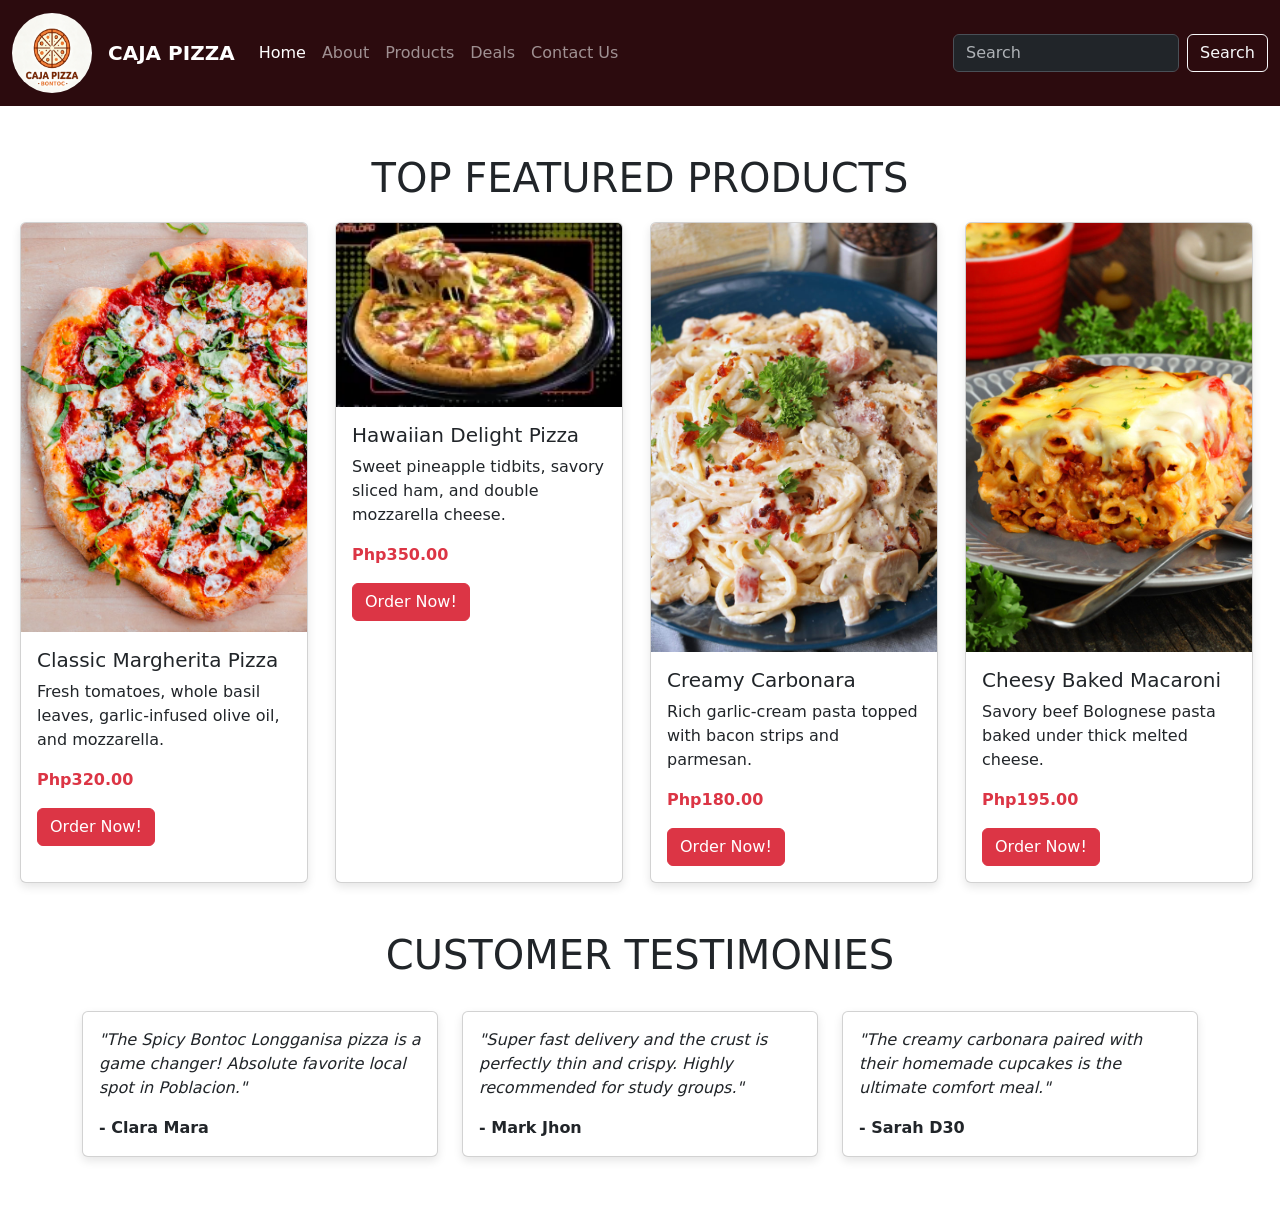
<file: index.html>
<!DOCTYPE html>
<html lang="en">
<head>
    <meta charset="UTF-8">
    <meta name="viewport" content="width=device-width, initial-scale=1.0">
    <title>CAJA PIZZA - Home</title>
    <link rel="stylesheet" href="CSS/style.css">
    <link href="https://cdn.jsdelivr.net/npm/bootstrap@5.3.0-alpha3/dist/css/bootstrap.min.css" rel="stylesheet" integrity="sha384-KK94CHFLLe+nY2dmCWGMq91rCGa5gtU4mk92HdvYe+M/SXH301p5ILy+dN9+nJOZ" crossorigin="anonymous">
</head>
<body>
    <main>
        <!-- START OF NAVIGATION MENU -->
        <section>
            <nav class="navbar navbar-expand-lg bg-danger-subtle" data-bs-theme="dark">
                <div class="container-fluid">
                    <a class="navbar-brand" href="index.html">
                        <img src="images/caja-pizza-logo.png" alt="CAJA PIZZA" width="80" height="80" class="rounded-circle">
                    </a>
                    <a class="navbar-brand fw-bold" href="index.html">CAJA PIZZA</a>
                    <button class="navbar-toggler" type="button" data-bs-toggle="collapse" data-bs-target="#navbarTogglerDemo02" aria-controls="navbarTogglerDemo02" aria-expanded="false" aria-label="Toggle navigation">
                        <span class="navbar-toggler-icon"></span>
                    </button>
                    <div class="collapse navbar-collapse" id="navbarTogglerDemo02">
                        <ul class="navbar-nav me-auto mb-2 mb-lg-0">
                            <li class="nav-item">
                                <a class="nav-link active" aria-current="page" href="index.html">Home</a>
                            </li>
                            <li class="nav-item">
                                <a class="nav-link" href="about.html">About</a>
                            </li>
                            <li class="nav-item">
                                <a class="nav-link" href="menu.html">Products</a>
                            </li>
                            <li class="nav-item">
                                <a class="nav-link" href="deals.html">Deals</a>
                            </li>
                            <li class="nav-item">
                                <a class="nav-link" href="contact.html">Contact Us</a>
                            </li>
                        </ul>
                        <form class="d-flex" role="search">
                            <input class="form-control me-2" type="search" placeholder="Search" aria-label="Search">
                            <button class="btn btn-outline-light" type="submit">Search</button>
                        </form>
                    </div>
                </div>
            </nav>
        </section>
        <!-- END OF NAVIGATION -->

        <!-- START OF BANNER -->
        <section class="container my-4">
            <div id="carouselExampleIndicators" class="carousel slide shadow rounded overflow-hidden" data-bs-ride="carousel">
                <div class="carousel-indicators">
                    <button type="button" data-bs-target="#carouselExampleIndicators" data-bs-slide-to="0" class="active" aria-current="true" aria-label="Slide 1"></button>
                    <button type="button" data-bs-target="#carouselExampleIndicators" data-bs-slide-to="1" aria-label="Slide 2"></button>
                    <button type="button" data-bs-target="#carouselExampleIndicators" data-bs-slide-to="2" aria-label="Slide 3"></button>
                </div>
                <div class="carousel-inner">
                    <div class="carousel-item active">
                    </div>
                    <div class="carousel-item">
                    </div>
                    <div class="carousel-item">
                    </div>
                </div>
                <button class="carousel-control-prev" type="button" data-bs-target="#carouselExampleIndicators" data-bs-slide="prev">
                    <span class="carousel-control-prev-icon" aria-hidden="true"></span>
                    <span class="visually-hidden">Previous</span>
                </button>
                <button class="carousel-control-next" type="button" data-bs-target="#carouselExampleIndicators" data-bs-slide="next">
                    <span class="carousel-control-next-icon" aria-hidden="true"></span>
                    <span class="visually-hidden">Next</span>
                </button>
            </div>
        </section>
        <!-- END OF BANNER -->

        <!-- START OF TOP PRODUCTS -->
        <section>
            <h1>TOP FEATURED PRODUCTS</h1>
            <div class="product-grid">
                <div class="card" style="width: 18rem;">
                    <img src="images/the-best-homemade-margherita-pizza-1-4.jpg" class="card-img-top" alt="Margherita Pizza">
                    <div class="card-body">
                        <h5 class="card-title">Classic Margherita Pizza</h5>
                        <p class="card-text">Fresh tomatoes, whole basil leaves, garlic-infused olive oil, and mozzarella.</p>
                        <p class="fw-bold text-danger">Php320.00</p>
                        <a href="menu.html" class="btn btn-danger">Order Now!</a>
                    </div>
                </div>
                <div class="card" style="width: 18rem;">
                    <img src="images/detail_2407_ultimate.webp" class="card-img-top" alt="Hawaiian Pizza">
                    <div class="card-body">
                        <h5 class="card-title">Hawaiian Delight Pizza</h5>
                        <p class="card-text">Sweet pineapple tidbits, savory sliced ham, and double mozzarella cheese.</p>
                        <p class="fw-bold text-danger">Php350.00</p>
                        <a href="menu.html" class="btn btn-danger">Order Now!</a>
                    </div>
                </div>
                <div class="card" style="width: 18rem;">
                    <img src="images/creamy-carbonara.jpg" class="card-img-top" alt="Carbonara">
                    <div class="card-body">
                        <h5 class="card-title">Creamy Carbonara</h5>
                        <p class="card-text">Rich garlic-cream pasta topped with bacon strips and parmesan.</p>
                        <p class="fw-bold text-danger">Php180.00</p>
                        <a href="menu.html" class="btn btn-danger">Order Now!</a>
                    </div>
                </div>
                <div class="card" style="width: 18rem;">
                    <img src="images/baked-macaroni-pinoy-style-720x1080.jpg" class="card-img-top" alt="Baked Mac">
                    <div class="card-body">
                        <h5 class="card-title">Cheesy Baked Macaroni</h5>
                        <p class="card-text">Savory beef Bolognese pasta baked under thick melted cheese.</p>
                        <p class="fw-bold text-danger">Php195.00</p>
                        <a href="menu.html" class="btn btn-danger">Order Now!</a>
                    </div>
                </div>
            </div>
        </section>
        <!-- END OF PRODUCTS -->

        <!-- START OF TESTIMONIES -->
        <section class="container my-5">
            <h1>CUSTOMER TESTIMONIES</h1>
            <div class="row g-4 mt-2">
                <div class="col-md-4">
                    <div class="card p-3 h-100">
                        <p class="fst-italic">"The Spicy Bontoc Longganisa pizza is a game changer! Absolute favorite local spot in Poblacion."</p>
                        <p class="fw-bold mb-0">- Clara Mara</p>
                    </div>
                </div>
                <div class="col-md-4">
                    <div class="card p-3 h-100">
                        <p class="fst-italic">"Super fast delivery and the crust is perfectly thin and crispy. Highly recommended for study groups."</p>
                        <p class="fw-bold mb-0">- Mark Jhon</p>
                    </div>
                </div>
                <div class="col-md-4">
                    <div class="card p-3 h-100">
                        <p class="fst-italic">"The creamy carbonara paired with their homemade cupcakes is the ultimate comfort meal."</p>
                        <p class="fw-bold mb-0">- Sarah D30</p>
                    </div>
                </div>
            </div>
        </section>
        <!-- END OF TESTIMONIES -->
    </main>

    <script src="https://cdn.jsdelivr.net/npm/bootstrap@5.3.0-alpha3/dist/js/bootstrap.bundle.min.js" integrity="sha384-ENjdO4Dr2bkBIFxQpeoTz1HIcje39Wm4jDKdf19U8gI4ddQ3GYNS7NTKfAdVQSZe" crossorigin="anonymous"></script>
</body>
</html>
</file>
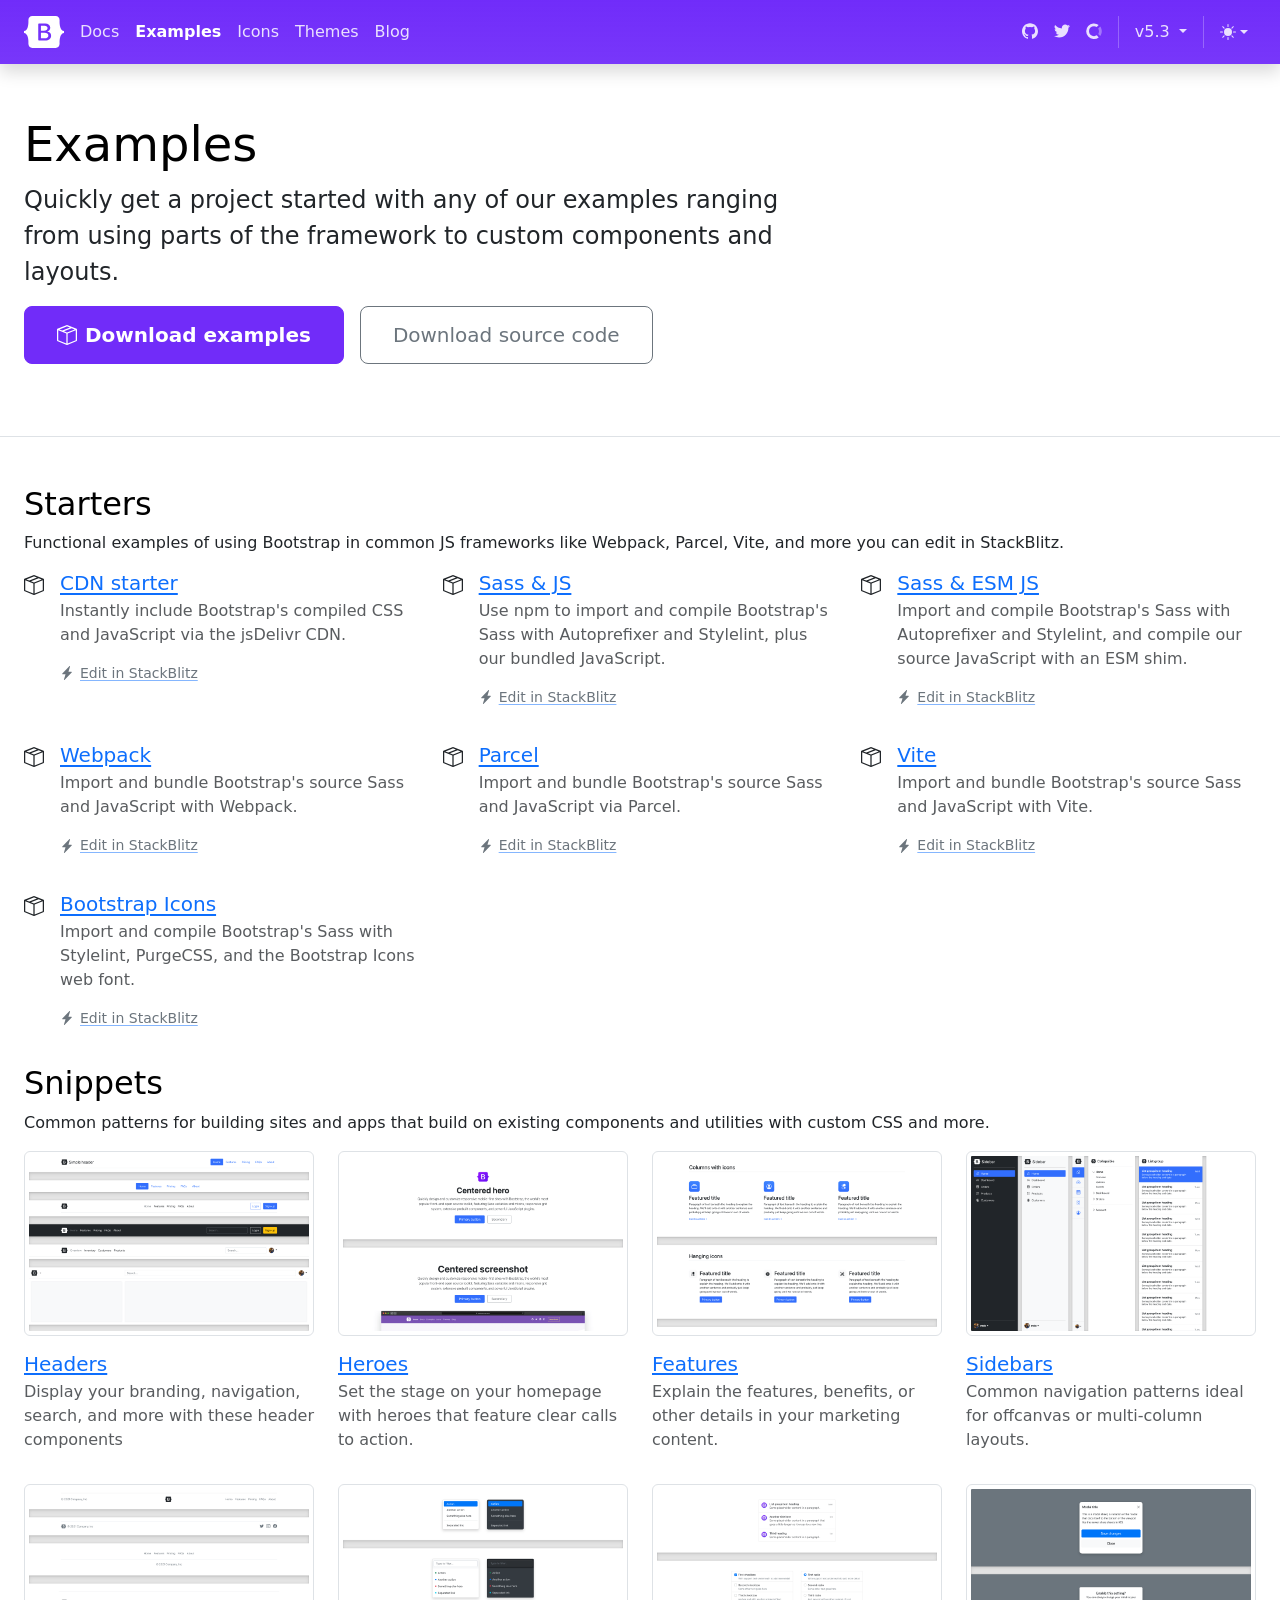
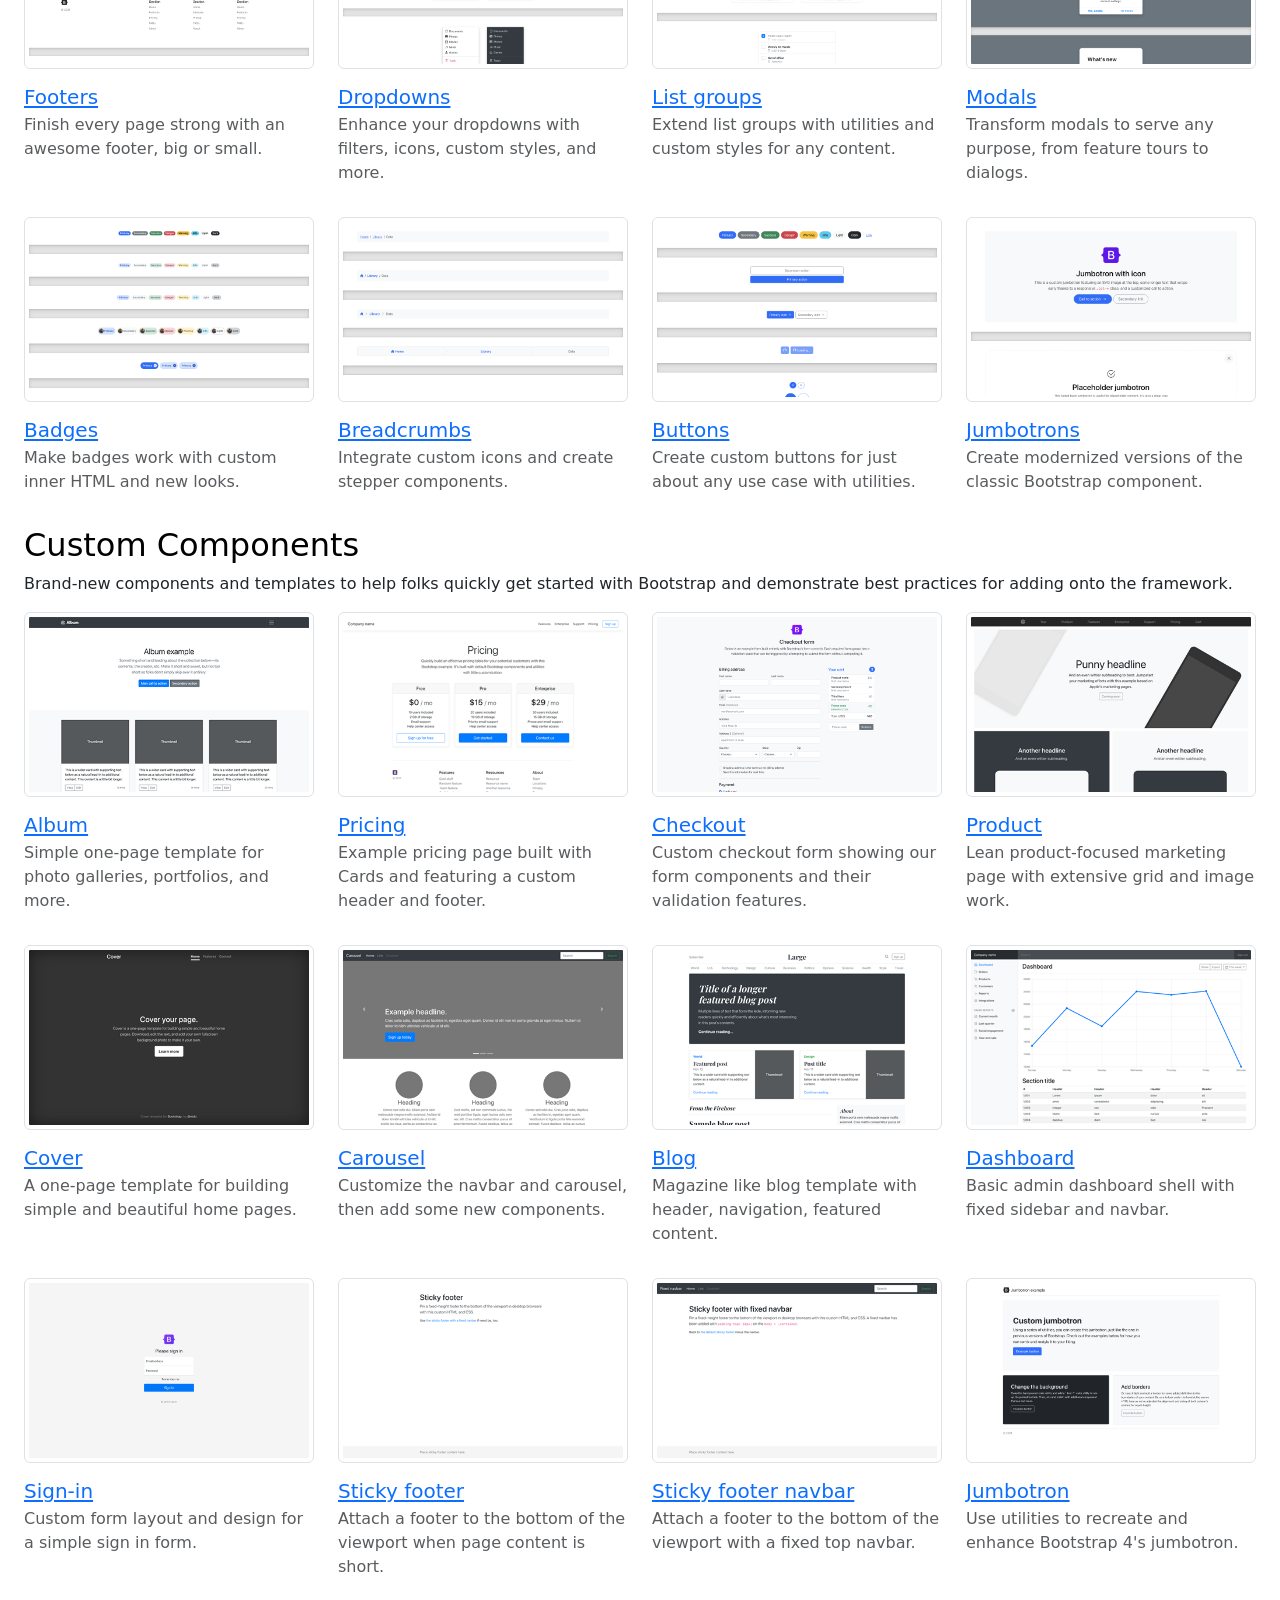
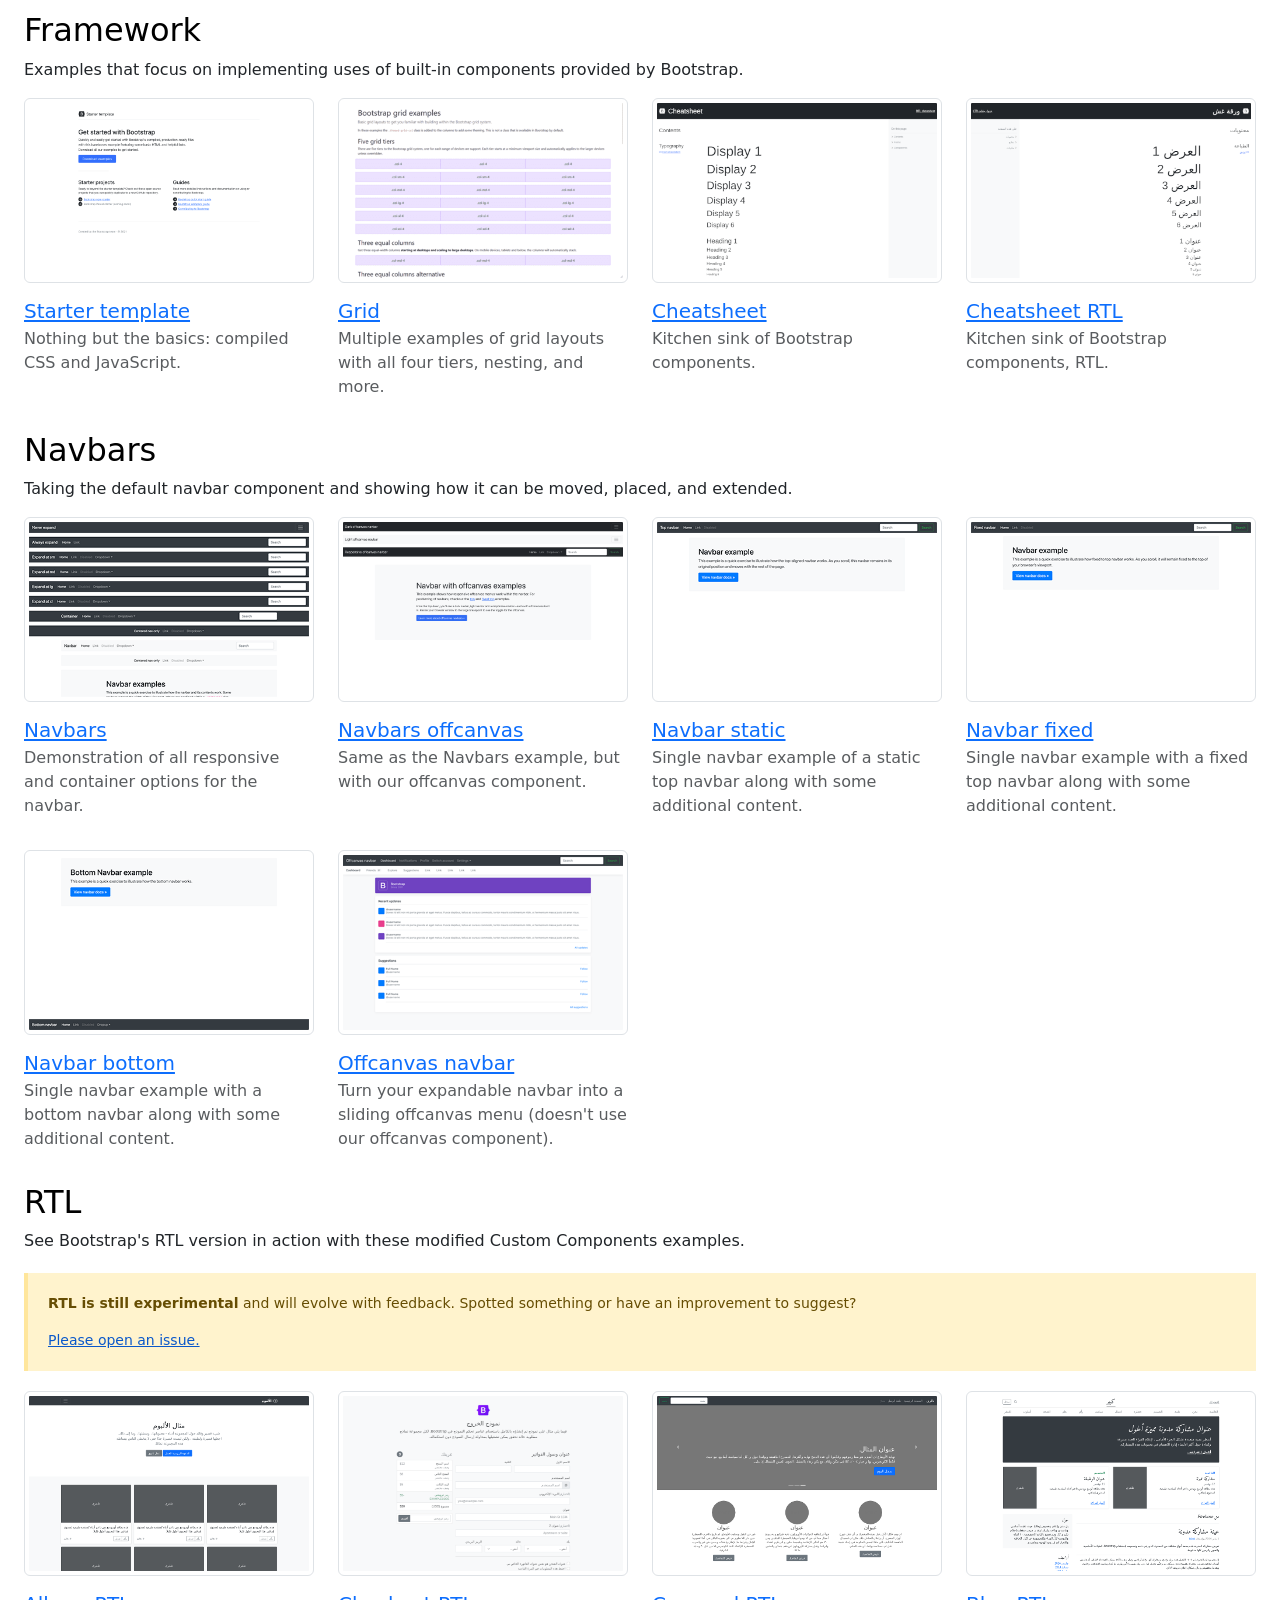
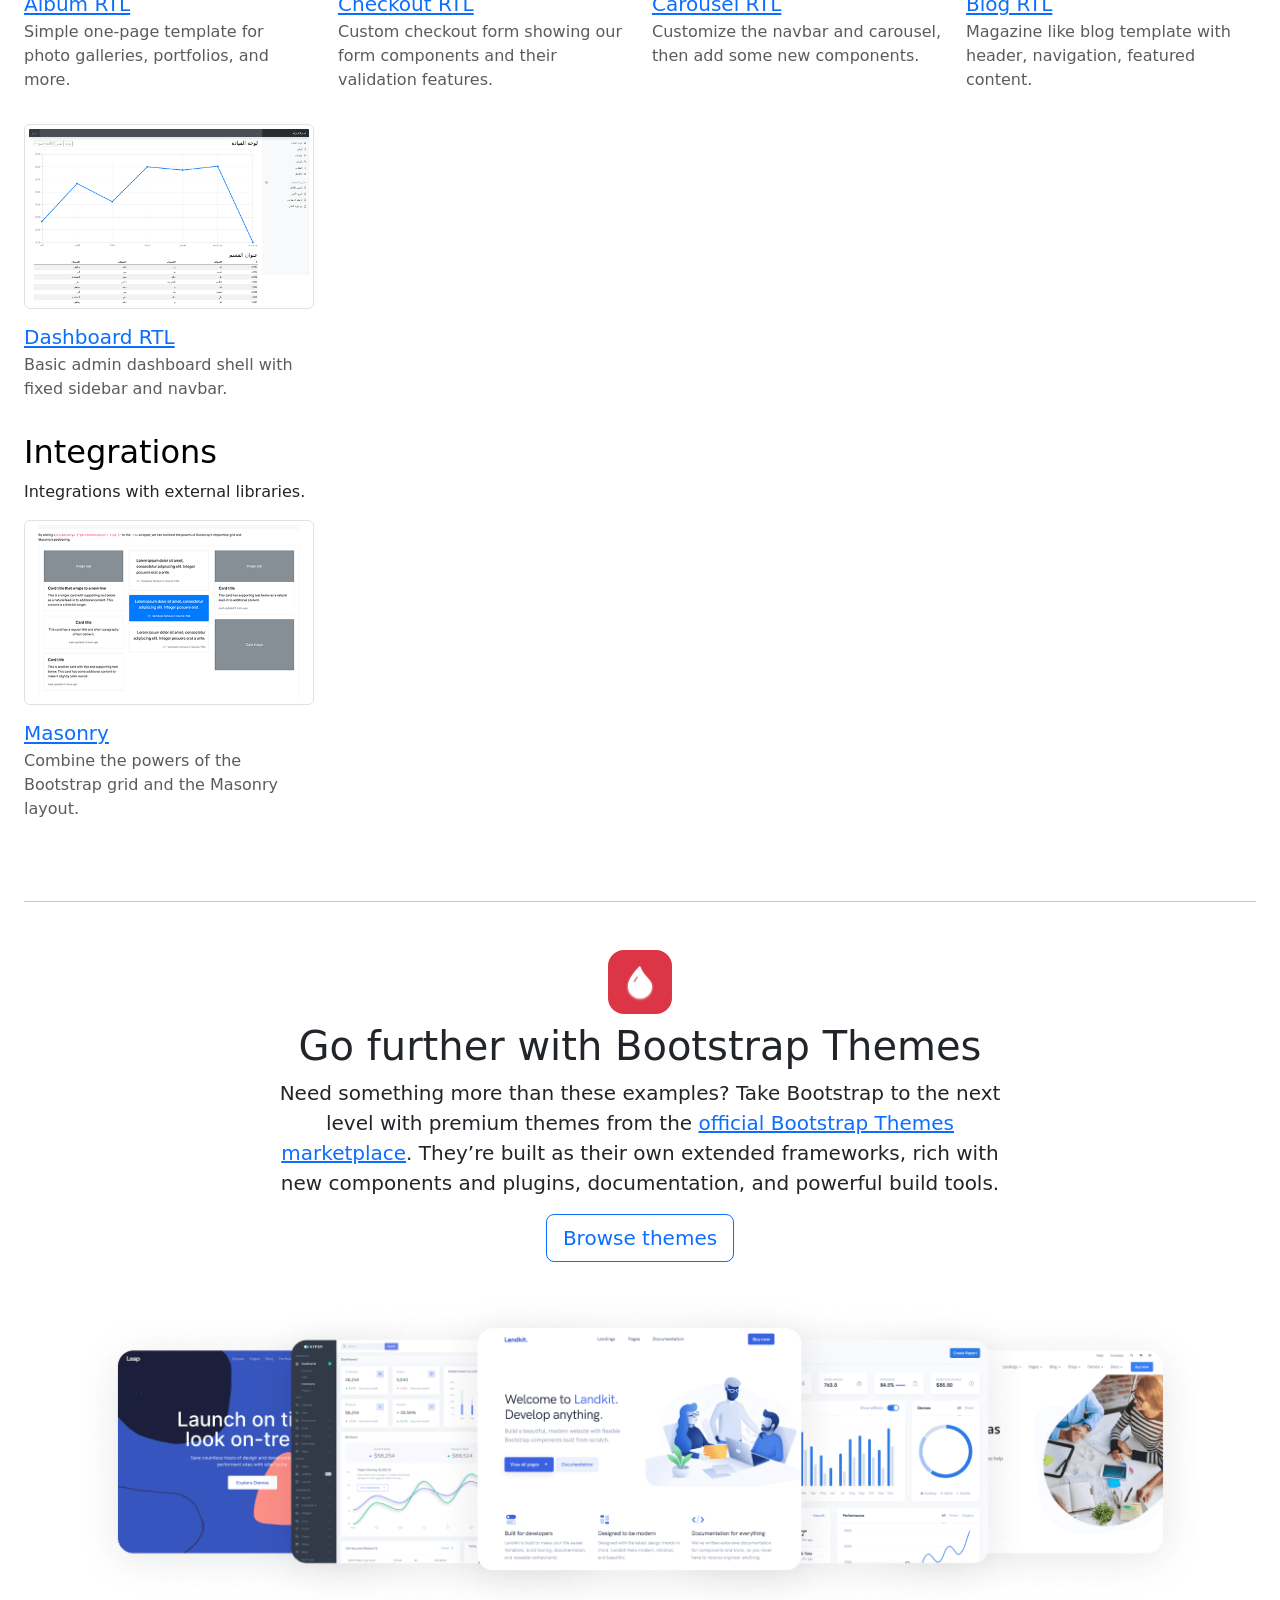
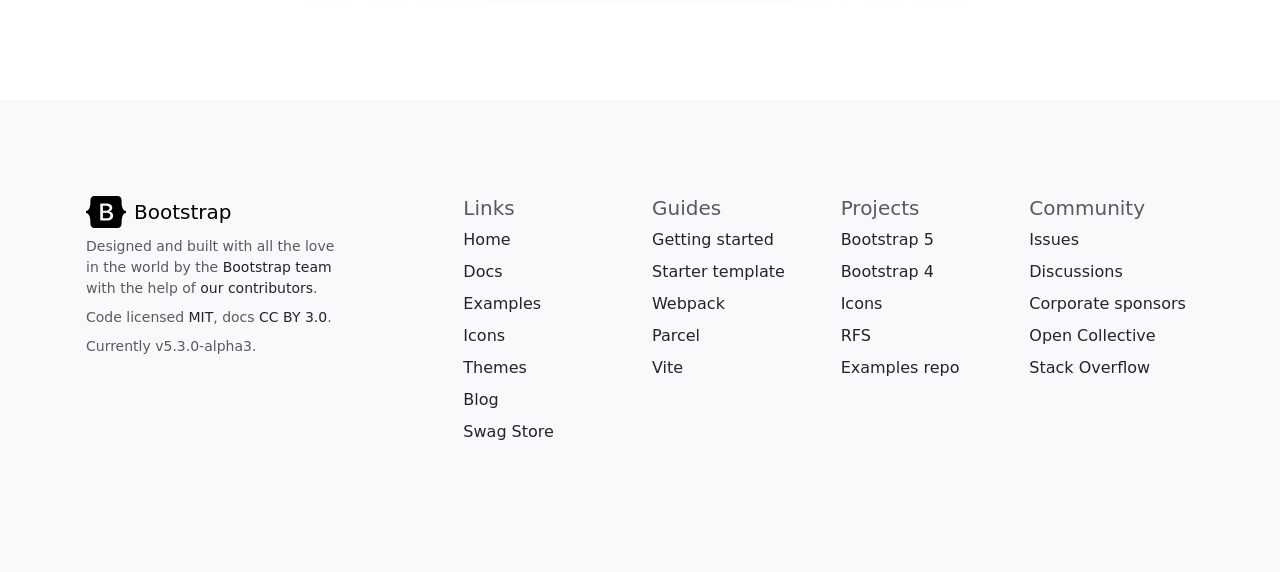
<file: bootstrap-offline-docs-5.3/examples/index.html>
<!DOCTYPE html>
<html lang="en" data-bs-theme="auto">
  <!-- Mirrored from getbootstrap.com/docs/5.3/examples/ by HTTrack Website Copier/3.x [XR&CO'2014], Mon, 15 May 2023 13:31:13 GMT -->
  <!-- Added by HTTrack --><meta
    http-equiv="content-type"
    content="text/html;charset=utf-8"
  /><!-- /Added by HTTrack -->
  <head>
    <meta charset="utf-8" />
    <meta name="viewport" content="width=device-width, initial-scale=1" />
    <meta
      name="description"
      content="Quickly get a project started with any of our examples ranging from using parts of the framework to custom components and layouts."
    />
    <meta
      name="author"
      content="Mark Otto, Jacob Thornton, and Bootstrap contributors"
    />
    <meta name="generator" content="Hugo 0.111.3" />

    <meta name="docsearch:language" content="en" />
    <meta name="docsearch:version" content="5.3" />

    <title>Examples · Bootstrap v5.3</title>

    <link rel="canonical" href="index.html" />

    <script src="../assets/js/color-modes.js"></script>

    <link href="../dist/css/bootstrap.min.css" rel="stylesheet" />
    <link href="../assets/css/docs.css" rel="stylesheet" />

    <!-- Favicons -->
    <link
      rel="apple-touch-icon"
      href="../assets/img/favicons/apple-touch-icon.png"
      sizes="180x180"
    />
    <link
      rel="icon"
      href="../assets/img/favicons/favicon-32x32.png"
      sizes="32x32"
      type="image/png"
    />
    <link
      rel="icon"
      href="../assets/img/favicons/favicon-16x16.png"
      sizes="16x16"
      type="image/png"
    />
    <link rel="manifest" href="../assets/img/favicons/manifest.json" />
    <link
      rel="mask-icon"
      href="../assets/img/favicons/safari-pinned-tab.svg"
      color="#712cf9"
    />
    <link rel="icon" href="../assets/img/favicons/favicon.ico" />
    <meta name="theme-color" content="#712cf9" />

    <meta name="twitter:card" content="summary_large_image" />
    <meta name="twitter:site" content="@getbootstrap" />
    <meta name="twitter:creator" content="@getbootstrap" />
    <meta name="twitter:title" content="Examples" />
    <meta
      name="twitter:description"
      content="Quickly get a project started with any of our examples ranging from using parts of the framework to custom components and layouts."
    />
    <meta
      name="twitter:image"
      content="https://getbootstrap.com/docs/5.3/assets/brand/bootstrap-social.png"
    />

    <meta
      property="og:url"
      content="https://getbootstrap.com/docs/5.3/examples/"
    />
    <meta property="og:title" content="Examples" />
    <meta
      property="og:description"
      content="Quickly get a project started with any of our examples ranging from using parts of the framework to custom components and layouts."
    />
    <meta property="og:type" content="website" />
    <meta
      property="og:image"
      content="https://getbootstrap.com/docs/5.3/assets/brand/bootstrap-social.png"
    />
    <meta property="og:image:type" content="image/png" />
    <meta property="og:image:width" content="2000" />
    <meta property="og:image:height" content="1000" />
  </head>
  <body>
    <div class="skippy visually-hidden-focusable overflow-hidden">
      <div class="container-xl">
        <a class="d-inline-flex p-2 m-1" href="#content"
          >Skip to main content</a
        >
      </div>
    </div>

    <svg xmlns="http://www.w3.org/2000/svg" style="display: none">
      <symbol id="arrow-right" viewBox="0 0 16 16">
        <path
          fill-rule="evenodd"
          d="M1 8a.5.5 0 0 1 .5-.5h11.793l-3.147-3.146a.5.5 0 0 1 .708-.708l4 4a.5.5 0 0 1 0 .708l-4 4a.5.5 0 0 1-.708-.708L13.293 8.5H1.5A.5.5 0 0 1 1 8z"
        />
      </symbol>
      <symbol id="book-half" viewBox="0 0 16 16">
        <path
          d="M8.5 2.687c.654-.689 1.782-.886 3.112-.752 1.234.124 2.503.523 3.388.893v9.923c-.918-.35-2.107-.692-3.287-.81-1.094-.111-2.278-.039-3.213.492V2.687zM8 1.783C7.015.936 5.587.81 4.287.94c-1.514.153-3.042.672-3.994 1.105A.5.5 0 0 0 0 2.5v11a.5.5 0 0 0 .707.455c.882-.4 2.303-.881 3.68-1.02 1.409-.142 2.59.087 3.223.877a.5.5 0 0 0 .78 0c.633-.79 1.814-1.019 3.222-.877 1.378.139 2.8.62 3.681 1.02A.5.5 0 0 0 16 13.5v-11a.5.5 0 0 0-.293-.455c-.952-.433-2.48-.952-3.994-1.105C10.413.809 8.985.936 8 1.783z"
        />
      </symbol>
      <symbol id="box-seam" viewBox="0 0 16 16">
        <path
          d="M8.186 1.113a.5.5 0 0 0-.372 0L1.846 3.5l2.404.961L10.404 2l-2.218-.887zm3.564 1.426L5.596 5 8 5.961 14.154 3.5l-2.404-.961zm3.25 1.7-6.5 2.6v7.922l6.5-2.6V4.24zM7.5 14.762V6.838L1 4.239v7.923l6.5 2.6zM7.443.184a1.5 1.5 0 0 1 1.114 0l7.129 2.852A.5.5 0 0 1 16 3.5v8.662a1 1 0 0 1-.629.928l-7.185 2.874a.5.5 0 0 1-.372 0L.63 13.09a1 1 0 0 1-.63-.928V3.5a.5.5 0 0 1 .314-.464L7.443.184z"
        />
      </symbol>
      <symbol id="braces" viewBox="0 0 16 16">
        <path
          d="M2.114 8.063V7.9c1.005-.102 1.497-.615 1.497-1.6V4.503c0-1.094.39-1.538 1.354-1.538h.273V2h-.376C3.25 2 2.49 2.759 2.49 4.352v1.524c0 1.094-.376 1.456-1.49 1.456v1.299c1.114 0 1.49.362 1.49 1.456v1.524c0 1.593.759 2.352 2.372 2.352h.376v-.964h-.273c-.964 0-1.354-.444-1.354-1.538V9.663c0-.984-.492-1.497-1.497-1.6zM13.886 7.9v.163c-1.005.103-1.497.616-1.497 1.6v1.798c0 1.094-.39 1.538-1.354 1.538h-.273v.964h.376c1.613 0 2.372-.759 2.372-2.352v-1.524c0-1.094.376-1.456 1.49-1.456V7.332c-1.114 0-1.49-.362-1.49-1.456V4.352C13.51 2.759 12.75 2 11.138 2h-.376v.964h.273c.964 0 1.354.444 1.354 1.538V6.3c0 .984.492 1.497 1.497 1.6z"
        />
      </symbol>
      <symbol id="braces-asterisk" viewBox="0 0 16 16">
        <path
          fill-rule="evenodd"
          d="M1.114 8.063V7.9c1.005-.102 1.497-.615 1.497-1.6V4.503c0-1.094.39-1.538 1.354-1.538h.273V2h-.376C2.25 2 1.49 2.759 1.49 4.352v1.524c0 1.094-.376 1.456-1.49 1.456v1.299c1.114 0 1.49.362 1.49 1.456v1.524c0 1.593.759 2.352 2.372 2.352h.376v-.964h-.273c-.964 0-1.354-.444-1.354-1.538V9.663c0-.984-.492-1.497-1.497-1.6ZM14.886 7.9v.164c-1.005.103-1.497.616-1.497 1.6v1.798c0 1.094-.39 1.538-1.354 1.538h-.273v.964h.376c1.613 0 2.372-.759 2.372-2.352v-1.524c0-1.094.376-1.456 1.49-1.456v-1.3c-1.114 0-1.49-.362-1.49-1.456V4.352C14.51 2.759 13.75 2 12.138 2h-.376v.964h.273c.964 0 1.354.444 1.354 1.538V6.3c0 .984.492 1.497 1.497 1.6ZM7.5 11.5V9.207l-1.621 1.621-.707-.707L6.792 8.5H4.5v-1h2.293L5.172 5.879l.707-.707L7.5 6.792V4.5h1v2.293l1.621-1.621.707.707L9.208 7.5H11.5v1H9.207l1.621 1.621-.707.707L8.5 9.208V11.5h-1Z"
        />
      </symbol>
      <symbol id="check2" viewBox="0 0 16 16">
        <path
          d="M13.854 3.646a.5.5 0 0 1 0 .708l-7 7a.5.5 0 0 1-.708 0l-3.5-3.5a.5.5 0 1 1 .708-.708L6.5 10.293l6.646-6.647a.5.5 0 0 1 .708 0z"
        />
      </symbol>
      <symbol id="chevron-expand" viewBox="0 0 16 16">
        <path
          fill-rule="evenodd"
          d="M3.646 9.146a.5.5 0 0 1 .708 0L8 12.793l3.646-3.647a.5.5 0 0 1 .708.708l-4 4a.5.5 0 0 1-.708 0l-4-4a.5.5 0 0 1 0-.708zm0-2.292a.5.5 0 0 0 .708 0L8 3.207l3.646 3.647a.5.5 0 0 0 .708-.708l-4-4a.5.5 0 0 0-.708 0l-4 4a.5.5 0 0 0 0 .708z"
        />
      </symbol>
      <symbol id="circle-half" viewBox="0 0 16 16">
        <path d="M8 15A7 7 0 1 0 8 1v14zm0 1A8 8 0 1 1 8 0a8 8 0 0 1 0 16z" />
      </symbol>
      <symbol id="clipboard" viewBox="0 0 16 16">
        <path
          d="M4 1.5H3a2 2 0 0 0-2 2V14a2 2 0 0 0 2 2h10a2 2 0 0 0 2-2V3.5a2 2 0 0 0-2-2h-1v1h1a1 1 0 0 1 1 1V14a1 1 0 0 1-1 1H3a1 1 0 0 1-1-1V3.5a1 1 0 0 1 1-1h1v-1z"
        />
        <path
          d="M9.5 1a.5.5 0 0 1 .5.5v1a.5.5 0 0 1-.5.5h-3a.5.5 0 0 1-.5-.5v-1a.5.5 0 0 1 .5-.5h3zm-3-1A1.5 1.5 0 0 0 5 1.5v1A1.5 1.5 0 0 0 6.5 4h3A1.5 1.5 0 0 0 11 2.5v-1A1.5 1.5 0 0 0 9.5 0h-3z"
        />
      </symbol>
      <symbol id="code" viewBox="0 0 16 16">
        <path
          d="M5.854 4.854a.5.5 0 1 0-.708-.708l-3.5 3.5a.5.5 0 0 0 0 .708l3.5 3.5a.5.5 0 0 0 .708-.708L2.707 8l3.147-3.146zm4.292 0a.5.5 0 0 1 .708-.708l3.5 3.5a.5.5 0 0 1 0 .708l-3.5 3.5a.5.5 0 0 1-.708-.708L13.293 8l-3.147-3.146z"
        />
      </symbol>
      <symbol id="file-earmark-richtext" viewBox="0 0 16 16">
        <path
          d="M14 4.5V14a2 2 0 0 1-2 2H4a2 2 0 0 1-2-2V2a2 2 0 0 1 2-2h5.5L14 4.5zm-3 0A1.5 1.5 0 0 1 9.5 3V1H4a1 1 0 0 0-1 1v12a1 1 0 0 0 1 1h8a1 1 0 0 0 1-1V4.5h-2z"
        />
        <path
          d="M4.5 12.5A.5.5 0 0 1 5 12h3a.5.5 0 0 1 0 1H5a.5.5 0 0 1-.5-.5zm0-2A.5.5 0 0 1 5 10h6a.5.5 0 0 1 0 1H5a.5.5 0 0 1-.5-.5zm1.639-3.708 1.33.886 1.854-1.855a.25.25 0 0 1 .289-.047l1.888.974V8.5a.5.5 0 0 1-.5.5H5a.5.5 0 0 1-.5-.5V8s1.54-1.274 1.639-1.208zM6.25 6a.75.75 0 1 0 0-1.5.75.75 0 0 0 0 1.5z"
        />
      </symbol>
      <symbol id="globe2" viewBox="0 0 16 16">
        <path
          d="M0 8a8 8 0 1 1 16 0A8 8 0 0 1 0 8zm7.5-6.923c-.67.204-1.335.82-1.887 1.855-.143.268-.276.56-.395.872.705.157 1.472.257 2.282.287V1.077zM4.249 3.539c.142-.384.304-.744.481-1.078a6.7 6.7 0 0 1 .597-.933A7.01 7.01 0 0 0 3.051 3.05c.362.184.763.349 1.198.49zM3.509 7.5c.036-1.07.188-2.087.436-3.008a9.124 9.124 0 0 1-1.565-.667A6.964 6.964 0 0 0 1.018 7.5h2.49zm1.4-2.741a12.344 12.344 0 0 0-.4 2.741H7.5V5.091c-.91-.03-1.783-.145-2.591-.332zM8.5 5.09V7.5h2.99a12.342 12.342 0 0 0-.399-2.741c-.808.187-1.681.301-2.591.332zM4.51 8.5c.035.987.176 1.914.399 2.741A13.612 13.612 0 0 1 7.5 10.91V8.5H4.51zm3.99 0v2.409c.91.03 1.783.145 2.591.332.223-.827.364-1.754.4-2.741H8.5zm-3.282 3.696c.12.312.252.604.395.872.552 1.035 1.218 1.65 1.887 1.855V11.91c-.81.03-1.577.13-2.282.287zm.11 2.276a6.696 6.696 0 0 1-.598-.933 8.853 8.853 0 0 1-.481-1.079 8.38 8.38 0 0 0-1.198.49 7.01 7.01 0 0 0 2.276 1.522zm-1.383-2.964A13.36 13.36 0 0 1 3.508 8.5h-2.49a6.963 6.963 0 0 0 1.362 3.675c.47-.258.995-.482 1.565-.667zm6.728 2.964a7.009 7.009 0 0 0 2.275-1.521 8.376 8.376 0 0 0-1.197-.49 8.853 8.853 0 0 1-.481 1.078 6.688 6.688 0 0 1-.597.933zM8.5 11.909v3.014c.67-.204 1.335-.82 1.887-1.855.143-.268.276-.56.395-.872A12.63 12.63 0 0 0 8.5 11.91zm3.555-.401c.57.185 1.095.409 1.565.667A6.963 6.963 0 0 0 14.982 8.5h-2.49a13.36 13.36 0 0 1-.437 3.008zM14.982 7.5a6.963 6.963 0 0 0-1.362-3.675c-.47.258-.995.482-1.565.667.248.92.4 1.938.437 3.008h2.49zM11.27 2.461c.177.334.339.694.482 1.078a8.368 8.368 0 0 0 1.196-.49 7.01 7.01 0 0 0-2.275-1.52c.218.283.418.597.597.932zm-.488 1.343a7.765 7.765 0 0 0-.395-.872C9.835 1.897 9.17 1.282 8.5 1.077V4.09c.81-.03 1.577-.13 2.282-.287z"
        />
      </symbol>
      <symbol id="grid-fill" viewBox="0 0 16 16">
        <path
          d="M1 2.5A1.5 1.5 0 0 1 2.5 1h3A1.5 1.5 0 0 1 7 2.5v3A1.5 1.5 0 0 1 5.5 7h-3A1.5 1.5 0 0 1 1 5.5v-3zm8 0A1.5 1.5 0 0 1 10.5 1h3A1.5 1.5 0 0 1 15 2.5v3A1.5 1.5 0 0 1 13.5 7h-3A1.5 1.5 0 0 1 9 5.5v-3zm-8 8A1.5 1.5 0 0 1 2.5 9h3A1.5 1.5 0 0 1 7 10.5v3A1.5 1.5 0 0 1 5.5 15h-3A1.5 1.5 0 0 1 1 13.5v-3zm8 0A1.5 1.5 0 0 1 10.5 9h3a1.5 1.5 0 0 1 1.5 1.5v3a1.5 1.5 0 0 1-1.5 1.5h-3A1.5 1.5 0 0 1 9 13.5v-3z"
        />
      </symbol>
      <symbol id="lightning-charge-fill" viewBox="0 0 16 16">
        <path
          d="M11.251.068a.5.5 0 0 1 .227.58L9.677 6.5H13a.5.5 0 0 1 .364.843l-8 8.5a.5.5 0 0 1-.842-.49L6.323 9.5H3a.5.5 0 0 1-.364-.843l8-8.5a.5.5 0 0 1 .615-.09z"
        />
      </symbol>
      <symbol id="list" viewBox="0 0 16 16">
        <path
          fill-rule="evenodd"
          d="M2.5 12a.5.5 0 0 1 .5-.5h10a.5.5 0 0 1 0 1H3a.5.5 0 0 1-.5-.5zm0-4a.5.5 0 0 1 .5-.5h10a.5.5 0 0 1 0 1H3a.5.5 0 0 1-.5-.5zm0-4a.5.5 0 0 1 .5-.5h10a.5.5 0 0 1 0 1H3a.5.5 0 0 1-.5-.5z"
        />
      </symbol>
      <symbol id="magic" viewBox="0 0 16 16">
        <path
          d="M9.5 2.672a.5.5 0 1 0 1 0V.843a.5.5 0 0 0-1 0v1.829Zm4.5.035A.5.5 0 0 0 13.293 2L12 3.293a.5.5 0 1 0 .707.707L14 2.707ZM7.293 4A.5.5 0 1 0 8 3.293L6.707 2A.5.5 0 0 0 6 2.707L7.293 4Zm-.621 2.5a.5.5 0 1 0 0-1H4.843a.5.5 0 1 0 0 1h1.829Zm8.485 0a.5.5 0 1 0 0-1h-1.829a.5.5 0 0 0 0 1h1.829ZM13.293 10A.5.5 0 1 0 14 9.293L12.707 8a.5.5 0 1 0-.707.707L13.293 10ZM9.5 11.157a.5.5 0 0 0 1 0V9.328a.5.5 0 0 0-1 0v1.829Zm1.854-5.097a.5.5 0 0 0 0-.706l-.708-.708a.5.5 0 0 0-.707 0L8.646 5.94a.5.5 0 0 0 0 .707l.708.708a.5.5 0 0 0 .707 0l1.293-1.293Zm-3 3a.5.5 0 0 0 0-.706l-.708-.708a.5.5 0 0 0-.707 0L.646 13.94a.5.5 0 0 0 0 .707l.708.708a.5.5 0 0 0 .707 0L8.354 9.06Z"
        />
      </symbol>
      <symbol id="menu-button-wide-fill" viewBox="0 0 16 16">
        <path
          d="M1.5 0A1.5 1.5 0 0 0 0 1.5v2A1.5 1.5 0 0 0 1.5 5h13A1.5 1.5 0 0 0 16 3.5v-2A1.5 1.5 0 0 0 14.5 0h-13zm1 2h3a.5.5 0 0 1 0 1h-3a.5.5 0 0 1 0-1zm9.927.427A.25.25 0 0 1 12.604 2h.792a.25.25 0 0 1 .177.427l-.396.396a.25.25 0 0 1-.354 0l-.396-.396zM0 8a2 2 0 0 1 2-2h12a2 2 0 0 1 2 2v5a2 2 0 0 1-2 2H2a2 2 0 0 1-2-2V8zm1 3v2a1 1 0 0 0 1 1h12a1 1 0 0 0 1-1v-2H1zm14-1V8a1 1 0 0 0-1-1H2a1 1 0 0 0-1 1v2h14zM2 8.5a.5.5 0 0 1 .5-.5h9a.5.5 0 0 1 0 1h-9a.5.5 0 0 1-.5-.5zm0 4a.5.5 0 0 1 .5-.5h6a.5.5 0 0 1 0 1h-6a.5.5 0 0 1-.5-.5z"
        />
      </symbol>
      <symbol id="moon-stars-fill" viewBox="0 0 16 16">
        <path
          d="M6 .278a.768.768 0 0 1 .08.858 7.208 7.208 0 0 0-.878 3.46c0 4.021 3.278 7.277 7.318 7.277.527 0 1.04-.055 1.533-.16a.787.787 0 0 1 .81.316.733.733 0 0 1-.031.893A8.349 8.349 0 0 1 8.344 16C3.734 16 0 12.286 0 7.71 0 4.266 2.114 1.312 5.124.06A.752.752 0 0 1 6 .278z"
        />
        <path
          d="M10.794 3.148a.217.217 0 0 1 .412 0l.387 1.162c.173.518.579.924 1.097 1.097l1.162.387a.217.217 0 0 1 0 .412l-1.162.387a1.734 1.734 0 0 0-1.097 1.097l-.387 1.162a.217.217 0 0 1-.412 0l-.387-1.162A1.734 1.734 0 0 0 9.31 6.593l-1.162-.387a.217.217 0 0 1 0-.412l1.162-.387a1.734 1.734 0 0 0 1.097-1.097l.387-1.162zM13.863.099a.145.145 0 0 1 .274 0l.258.774c.115.346.386.617.732.732l.774.258a.145.145 0 0 1 0 .274l-.774.258a1.156 1.156 0 0 0-.732.732l-.258.774a.145.145 0 0 1-.274 0l-.258-.774a1.156 1.156 0 0 0-.732-.732l-.774-.258a.145.145 0 0 1 0-.274l.774-.258c.346-.115.617-.386.732-.732L13.863.1z"
        />
      </symbol>
      <symbol id="palette2" viewBox="0 0 16 16">
        <path
          d="M0 .5A.5.5 0 0 1 .5 0h5a.5.5 0 0 1 .5.5v5.277l4.147-4.131a.5.5 0 0 1 .707 0l3.535 3.536a.5.5 0 0 1 0 .708L10.261 10H15.5a.5.5 0 0 1 .5.5v5a.5.5 0 0 1-.5.5H3a2.99 2.99 0 0 1-2.121-.879A2.99 2.99 0 0 1 0 13.044m6-.21 7.328-7.3-2.829-2.828L6 7.188v5.647zM4.5 13a1.5 1.5 0 1 0-3 0 1.5 1.5 0 0 0 3 0zM15 15v-4H9.258l-4.015 4H15zM0 .5v12.495V.5z"
        />
        <path d="M0 12.995V13a3.07 3.07 0 0 0 0-.005z" />
      </symbol>
      <symbol id="plugin" viewBox="0 0 16 16">
        <path
          fill-rule="evenodd"
          d="M1 8a7 7 0 1 1 2.898 5.673c-.167-.121-.216-.406-.002-.62l1.8-1.8a3.5 3.5 0 0 0 4.572-.328l1.414-1.415a.5.5 0 0 0 0-.707l-.707-.707 1.559-1.563a.5.5 0 1 0-.708-.706l-1.559 1.562-1.414-1.414 1.56-1.562a.5.5 0 1 0-.707-.706l-1.56 1.56-.707-.706a.5.5 0 0 0-.707 0L5.318 5.975a3.5 3.5 0 0 0-.328 4.571l-1.8 1.8c-.58.58-.62 1.6.121 2.137A8 8 0 1 0 0 8a.5.5 0 0 0 1 0Z"
        />
      </symbol>
      <symbol id="plus" viewBox="0 0 16 16">
        <path
          d="M8 4a.5.5 0 0 1 .5.5v3h3a.5.5 0 0 1 0 1h-3v3a.5.5 0 0 1-1 0v-3h-3a.5.5 0 0 1 0-1h3v-3A.5.5 0 0 1 8 4z"
        />
      </symbol>
      <symbol id="sun-fill" viewBox="0 0 16 16">
        <path
          d="M8 12a4 4 0 1 0 0-8 4 4 0 0 0 0 8zM8 0a.5.5 0 0 1 .5.5v2a.5.5 0 0 1-1 0v-2A.5.5 0 0 1 8 0zm0 13a.5.5 0 0 1 .5.5v2a.5.5 0 0 1-1 0v-2A.5.5 0 0 1 8 13zm8-5a.5.5 0 0 1-.5.5h-2a.5.5 0 0 1 0-1h2a.5.5 0 0 1 .5.5zM3 8a.5.5 0 0 1-.5.5h-2a.5.5 0 0 1 0-1h2A.5.5 0 0 1 3 8zm10.657-5.657a.5.5 0 0 1 0 .707l-1.414 1.415a.5.5 0 1 1-.707-.708l1.414-1.414a.5.5 0 0 1 .707 0zm-9.193 9.193a.5.5 0 0 1 0 .707L3.05 13.657a.5.5 0 0 1-.707-.707l1.414-1.414a.5.5 0 0 1 .707 0zm9.193 2.121a.5.5 0 0 1-.707 0l-1.414-1.414a.5.5 0 0 1 .707-.707l1.414 1.414a.5.5 0 0 1 0 .707zM4.464 4.465a.5.5 0 0 1-.707 0L2.343 3.05a.5.5 0 1 1 .707-.707l1.414 1.414a.5.5 0 0 1 0 .708z"
        />
      </symbol>
      <symbol id="three-dots" viewBox="0 0 16 16">
        <path
          d="M3 9.5a1.5 1.5 0 1 1 0-3 1.5 1.5 0 0 1 0 3zm5 0a1.5 1.5 0 1 1 0-3 1.5 1.5 0 0 1 0 3zm5 0a1.5 1.5 0 1 1 0-3 1.5 1.5 0 0 1 0 3z"
        />
      </symbol>
      <symbol id="tools" viewBox="0 0 16 16">
        <path
          d="M1 0 0 1l2.2 3.081a1 1 0 0 0 .815.419h.07a1 1 0 0 1 .708.293l2.675 2.675-2.617 2.654A3.003 3.003 0 0 0 0 13a3 3 0 1 0 5.878-.851l2.654-2.617.968.968-.305.914a1 1 0 0 0 .242 1.023l3.356 3.356a1 1 0 0 0 1.414 0l1.586-1.586a1 1 0 0 0 0-1.414l-3.356-3.356a1 1 0 0 0-1.023-.242L10.5 9.5l-.96-.96 2.68-2.643A3.005 3.005 0 0 0 16 3c0-.269-.035-.53-.102-.777l-2.14 2.141L12 4l-.364-1.757L13.777.102a3 3 0 0 0-3.675 3.68L7.462 6.46 4.793 3.793a1 1 0 0 1-.293-.707v-.071a1 1 0 0 0-.419-.814L1 0zm9.646 10.646a.5.5 0 0 1 .708 0l3 3a.5.5 0 0 1-.708.708l-3-3a.5.5 0 0 1 0-.708zM3 11l.471.242.529.026.287.445.445.287.026.529L5 13l-.242.471-.026.529-.445.287-.287.445-.529.026L3 15l-.471-.242L2 14.732l-.287-.445L1.268 14l-.026-.529L1 13l.242-.471.026-.529.445-.287.287-.445.529-.026L3 11z"
        />
      </symbol>
      <symbol id="ui-radios" viewBox="0 0 16 16">
        <path
          d="M7 2.5a.5.5 0 0 1 .5-.5h7a.5.5 0 0 1 .5.5v1a.5.5 0 0 1-.5.5h-7a.5.5 0 0 1-.5-.5v-1zM0 12a3 3 0 1 1 6 0 3 3 0 0 1-6 0zm7-1.5a.5.5 0 0 1 .5-.5h7a.5.5 0 0 1 .5.5v1a.5.5 0 0 1-.5.5h-7a.5.5 0 0 1-.5-.5v-1zm0-5a.5.5 0 0 1 .5-.5h5a.5.5 0 0 1 0 1h-5a.5.5 0 0 1-.5-.5zm0 8a.5.5 0 0 1 .5-.5h5a.5.5 0 0 1 0 1h-5a.5.5 0 0 1-.5-.5zM3 1a3 3 0 1 0 0 6 3 3 0 0 0 0-6zm0 4.5a1.5 1.5 0 1 1 0-3 1.5 1.5 0 0 1 0 3z"
        />
      </symbol>
    </svg>

    <header class="navbar navbar-expand-lg bd-navbar sticky-top">
      <nav
        class="container-xxl bd-gutter flex-wrap flex-lg-nowrap"
        aria-label="Main navigation"
      >
        <div class="d-lg-none" style="width: 1.5rem"></div>

        <a
          class="navbar-brand p-0 me-0 me-lg-2"
          href="https://getbootstrap.com/"
          aria-label="Bootstrap"
        >
          <svg
            xmlns="http://www.w3.org/2000/svg"
            width="40"
            height="32"
            class="d-block my-1"
            viewBox="0 0 118 94"
            role="img"
          >
            <title>Bootstrap</title>
            <path
              fill-rule="evenodd"
              clip-rule="evenodd"
              d="M24.509 0c-6.733 0-11.715 5.893-11.492 12.284.214 6.14-.064 14.092-2.066 20.577C8.943 39.365 5.547 43.485 0 44.014v5.972c5.547.529 8.943 4.649 10.951 11.153 2.002 6.485 2.28 14.437 2.066 20.577C12.794 88.106 17.776 94 24.51 94H93.5c6.733 0 11.714-5.893 11.491-12.284-.214-6.14.064-14.092 2.066-20.577 2.009-6.504 5.396-10.624 10.943-11.153v-5.972c-5.547-.529-8.934-4.649-10.943-11.153-2.002-6.484-2.28-14.437-2.066-20.577C105.214 5.894 100.233 0 93.5 0H24.508zM80 57.863C80 66.663 73.436 72 62.543 72H44a2 2 0 01-2-2V24a2 2 0 012-2h18.437c9.083 0 15.044 4.92 15.044 12.474 0 5.302-4.01 10.049-9.119 10.88v.277C75.317 46.394 80 51.21 80 57.863zM60.521 28.34H49.948v14.934h8.905c6.884 0 10.68-2.772 10.68-7.727 0-4.643-3.264-7.207-9.012-7.207zM49.948 49.2v16.458H60.91c7.167 0 10.964-2.876 10.964-8.281 0-5.406-3.903-8.178-11.425-8.178H49.948z"
              fill="currentColor"
            />
          </svg>
        </a>

        <div class="d-flex">
          <button
            class="navbar-toggler d-flex d-lg-none order-3 p-2"
            type="button"
            data-bs-toggle="offcanvas"
            data-bs-target="#bdNavbar"
            aria-controls="bdNavbar"
            aria-label="Toggle navigation"
          >
            <svg class="bi" aria-hidden="true">
              <use xlink:href="#three-dots"></use>
            </svg>
          </button>
        </div>

        <div
          class="offcanvas-lg offcanvas-end flex-grow-1"
          tabindex="-1"
          id="bdNavbar"
          aria-labelledby="bdNavbarOffcanvasLabel"
          data-bs-scroll="true"
        >
          <div class="offcanvas-header px-4 pb-0">
            <h5 class="offcanvas-title text-white" id="bdNavbarOffcanvasLabel">
              Bootstrap
            </h5>
            <button
              type="button"
              class="btn-close btn-close-white"
              data-bs-dismiss="offcanvas"
              aria-label="Close"
              data-bs-target="#bdNavbar"
            ></button>
          </div>

          <div class="offcanvas-body p-4 pt-0 p-lg-0">
            <hr class="d-lg-none text-white-50" />
            <ul class="navbar-nav flex-row flex-wrap bd-navbar-nav">
              <li class="nav-item col-6 col-lg-auto">
                <a
                  class="nav-link py-2 px-0 px-lg-2"
                  href="../getting-started/introduction/index.html"
                  onclick="ga('send', 'event', 'Navbar', 'Community links', 'Docs');"
                  >Docs</a
                >
              </li>
              <li class="nav-item col-6 col-lg-auto">
                <a
                  class="nav-link py-2 px-0 px-lg-2 active"
                  aria-current="true"
                  href="index.html"
                  onclick="ga('send', 'event', 'Navbar', 'Community links', 'Examples');"
                  >Examples</a
                >
              </li>
              <li class="nav-item col-6 col-lg-auto">
                <a
                  class="nav-link py-2 px-0 px-lg-2"
                  href="https://icons.getbootstrap.com/"
                  onclick="ga('send', 'event', 'Navbar', 'Community links', 'Icons');"
                  target="_blank"
                  rel="noopener"
                  >Icons</a
                >
              </li>
              <li class="nav-item col-6 col-lg-auto">
                <a
                  class="nav-link py-2 px-0 px-lg-2"
                  href="https://themes.getbootstrap.com/"
                  onclick="ga('send', 'event', 'Navbar', 'Community links', 'Themes');"
                  target="_blank"
                  rel="noopener"
                  >Themes</a
                >
              </li>
              <li class="nav-item col-6 col-lg-auto">
                <a
                  class="nav-link py-2 px-0 px-lg-2"
                  href="https://blog.getbootstrap.com/"
                  onclick="ga('send', 'event', 'Navbar', 'Community links', 'Blog');"
                  target="_blank"
                  rel="noopener"
                  >Blog</a
                >
              </li>
            </ul>

            <hr class="d-lg-none text-white-50" />

            <ul class="navbar-nav flex-row flex-wrap ms-md-auto">
              <li class="nav-item col-6 col-lg-auto">
                <a
                  class="nav-link py-2 px-0 px-lg-2"
                  href="https://github.com/twbs"
                  target="_blank"
                  rel="noopener"
                >
                  <svg
                    xmlns="http://www.w3.org/2000/svg"
                    width="16"
                    height="16"
                    class="navbar-nav-svg"
                    viewBox="0 0 512 499.36"
                    role="img"
                  >
                    <title>GitHub</title>
                    <path
                      fill="currentColor"
                      fill-rule="evenodd"
                      d="M256 0C114.64 0 0 114.61 0 256c0 113.09 73.34 209 175.08 242.9 12.8 2.35 17.47-5.56 17.47-12.34 0-6.08-.22-22.18-.35-43.54-71.2 15.49-86.2-34.34-86.2-34.34-11.64-29.57-28.42-37.45-28.42-37.45-23.27-15.84 1.73-15.55 1.73-15.55 25.69 1.81 39.21 26.38 39.21 26.38 22.84 39.12 59.92 27.82 74.5 21.27 2.33-16.54 8.94-27.82 16.25-34.22-56.84-6.43-116.6-28.43-116.6-126.49 0-27.95 10-50.8 26.35-68.69-2.63-6.48-11.42-32.5 2.51-67.75 0 0 21.49-6.88 70.4 26.24a242.65 242.65 0 0 1 128.18 0c48.87-33.13 70.33-26.24 70.33-26.24 14 35.25 5.18 61.27 2.55 67.75 16.41 17.9 26.31 40.75 26.31 68.69 0 98.35-59.85 120-116.88 126.32 9.19 7.9 17.38 23.53 17.38 47.41 0 34.22-.31 61.83-.31 70.23 0 6.85 4.61 14.81 17.6 12.31C438.72 464.97 512 369.08 512 256.02 512 114.62 397.37 0 256 0z"
                    />
                  </svg>
                  <small class="d-lg-none ms-2">GitHub</small>
                </a>
              </li>
              <li class="nav-item col-6 col-lg-auto">
                <a
                  class="nav-link py-2 px-0 px-lg-2"
                  href="https://twitter.com/getbootstrap"
                  target="_blank"
                  rel="noopener"
                >
                  <svg
                    xmlns="http://www.w3.org/2000/svg"
                    width="16"
                    height="16"
                    class="navbar-nav-svg"
                    viewBox="0 0 512 416.32"
                    role="img"
                  >
                    <title>Twitter</title>
                    <path
                      fill="currentColor"
                      d="M160.83 416.32c193.2 0 298.92-160.22 298.92-298.92 0-4.51 0-9-.2-13.52A214 214 0 0 0 512 49.38a212.93 212.93 0 0 1-60.44 16.6 105.7 105.7 0 0 0 46.3-58.19 209 209 0 0 1-66.79 25.37 105.09 105.09 0 0 0-181.73 71.91 116.12 116.12 0 0 0 2.66 24c-87.28-4.3-164.73-46.3-216.56-109.82A105.48 105.48 0 0 0 68 159.6a106.27 106.27 0 0 1-47.53-13.11v1.43a105.28 105.28 0 0 0 84.21 103.06 105.67 105.67 0 0 1-47.33 1.84 105.06 105.06 0 0 0 98.14 72.94A210.72 210.72 0 0 1 25 370.84a202.17 202.17 0 0 1-25-1.43 298.85 298.85 0 0 0 160.83 46.92"
                    />
                  </svg>
                  <small class="d-lg-none ms-2">Twitter</small>
                </a>
              </li>
              <li class="nav-item col-6 col-lg-auto">
                <a
                  class="nav-link py-2 px-0 px-lg-2"
                  href="https://opencollective.com/bootstrap"
                  target="_blank"
                  rel="noopener"
                >
                  <svg
                    xmlns="http://www.w3.org/2000/svg"
                    width="16"
                    height="16"
                    fill="currentColor"
                    fill-rule="evenodd"
                    class="navbar-nav-svg"
                    viewBox="0 0 40 41"
                    role="img"
                  >
                    <title>Open Collective</title>
                    <path
                      fill-opacity=".4"
                      d="M32.8 21c0 2.4-.8 4.9-2 6.9l5.1 5.1c2.5-3.4 4.1-7.6 4.1-12 0-4.6-1.6-8.8-4-12.2L30.7 14c1.2 2 2 4.3 2 7z"
                    />
                    <path
                      d="M20 33.7a12.8 12.8 0 0 1 0-25.6c2.6 0 5 .7 7 2.1L32 5a20 20 0 1 0 .1 31.9l-5-5.2a13 13 0 0 1-7 2z"
                    />
                  </svg>
                  <small class="d-lg-none ms-2">Open Collective</small>
                </a>
              </li>
              <li class="nav-item py-2 py-lg-1 col-12 col-lg-auto">
                <div class="vr d-none d-lg-flex h-100 mx-lg-2 text-white"></div>
                <hr class="d-lg-none my-2 text-white-50" />
              </li>

              <li class="nav-item dropdown">
                <button
                  type="button"
                  class="btn btn-link nav-link py-2 px-0 px-lg-2 dropdown-toggle"
                  data-bs-toggle="dropdown"
                  aria-expanded="false"
                  data-bs-display="static"
                >
                  <span class="d-lg-none" aria-hidden="true">Bootstrap</span
                  ><span class="visually-hidden">Bootstrap&nbsp;</span> v5.3
                  <span class="visually-hidden"
                    >(switch to other versions)</span
                  >
                </button>
                <ul class="dropdown-menu dropdown-menu-end">
                  <li><h6 class="dropdown-header">v5 releases</h6></li>
                  <li>
                    <a
                      class="dropdown-item d-flex align-items-center justify-content-between active"
                      aria-current="true"
                      href="index.html"
                    >
                      Latest (5.3.x)
                      <svg class="bi"><use xlink:href="#check2"></use></svg>
                    </a>
                  </li>
                  <li>
                    <a
                      class="dropdown-item"
                      href="https://getbootstrap.com/docs/5.2/examples/"
                      >v5.2.3</a
                    >
                  </li>
                  <li>
                    <a
                      class="dropdown-item"
                      href="https://getbootstrap.com/docs/5.1/examples/"
                      >v5.1.3</a
                    >
                  </li>
                  <li>
                    <a
                      class="dropdown-item"
                      href="https://getbootstrap.com/docs/5.0/examples/"
                      >v5.0.2</a
                    >
                  </li>
                  <li><hr class="dropdown-divider" /></li>
                  <li><h6 class="dropdown-header">Previous releases</h6></li>
                  <li>
                    <a
                      class="dropdown-item"
                      href="https://getbootstrap.com/docs/4.6/"
                      >v4.6.x</a
                    >
                  </li>
                  <li>
                    <a
                      class="dropdown-item"
                      href="https://getbootstrap.com/docs/3.4/"
                      >v3.4.1</a
                    >
                  </li>
                  <li>
                    <a
                      class="dropdown-item"
                      href="https://getbootstrap.com/2.3.2/"
                      >v2.3.2</a
                    >
                  </li>
                  <li><hr class="dropdown-divider" /></li>
                  <li>
                    <a
                      class="dropdown-item"
                      href="https://getbootstrap.com/docs/versions/"
                      >All versions</a
                    >
                  </li>
                </ul>
              </li>

              <li class="nav-item py-2 py-lg-1 col-12 col-lg-auto">
                <div class="vr d-none d-lg-flex h-100 mx-lg-2 text-white"></div>
                <hr class="d-lg-none my-2 text-white-50" />
              </li>

              <li class="nav-item dropdown">
                <button
                  class="btn btn-link nav-link py-2 px-0 px-lg-2 dropdown-toggle d-flex align-items-center"
                  id="bd-theme"
                  type="button"
                  aria-expanded="false"
                  data-bs-toggle="dropdown"
                  data-bs-display="static"
                  aria-label="Toggle theme (auto)"
                >
                  <svg class="bi my-1 theme-icon-active">
                    <use href="#circle-half"></use>
                  </svg>
                  <span class="d-lg-none ms-2" id="bd-theme-text"
                    >Toggle theme</span
                  >
                </button>
                <ul
                  class="dropdown-menu dropdown-menu-end"
                  aria-labelledby="bd-theme-text"
                >
                  <li>
                    <button
                      type="button"
                      class="dropdown-item d-flex align-items-center"
                      data-bs-theme-value="light"
                      aria-pressed="false"
                    >
                      <svg class="bi me-2 opacity-50 theme-icon">
                        <use href="#sun-fill"></use>
                      </svg>
                      Light
                      <svg class="bi ms-auto d-none">
                        <use href="#check2"></use>
                      </svg>
                    </button>
                  </li>
                  <li>
                    <button
                      type="button"
                      class="dropdown-item d-flex align-items-center"
                      data-bs-theme-value="dark"
                      aria-pressed="false"
                    >
                      <svg class="bi me-2 opacity-50 theme-icon">
                        <use href="#moon-stars-fill"></use>
                      </svg>
                      Dark
                      <svg class="bi ms-auto d-none">
                        <use href="#check2"></use>
                      </svg>
                    </button>
                  </li>
                  <li>
                    <button
                      type="button"
                      class="dropdown-item d-flex align-items-center active"
                      data-bs-theme-value="auto"
                      aria-pressed="true"
                    >
                      <svg class="bi me-2 opacity-50 theme-icon">
                        <use href="#circle-half"></use>
                      </svg>
                      Auto
                      <svg class="bi ms-auto d-none">
                        <use href="#check2"></use>
                      </svg>
                    </button>
                  </li>
                </ul>
              </li>
            </ul>
          </div>
        </div>
      </nav>
    </header>

    <header class="py-5 border-bottom">
      <div class="container-xxl bd-gutter pt-md-1 pb-md-4">
        <div class="row">
          <div class="col-xl-8">
            <h1 class="bd-title mt-0">Examples</h1>
            <p class="bd-lead">
              Quickly get a project started with any of our examples ranging
              from using parts of the framework to custom components and
              layouts.
            </p>

            <div class="d-flex flex-column flex-md-row gap-3">
              <a
                href="https://objects.githubusercontent.com/github-production-release-asset-2e65be/2126244/743a06c7-6c1c-4107-a14e-3834b6d8902f?X-Amz-Algorithm=AWS4-HMAC-SHA256&amp;X-Amz-Credential=AKIAIWNJYAX4CSVEH53A%2F20230515%2Fus-east-1%2Fs3%2Faws4_request&amp;X-Amz-Date=20230515T132622Z&amp;X-Amz-Expires=300&amp;X-Amz-Signature=2fdb6a52cacfc1eea9590fc8a5cbe24f1133a3e1422b1666765356200e37e150&amp;X-Amz-SignedHeaders=host&amp;actor_id=0&amp;key_id=0&amp;repo_id=2126244&amp;response-content-disposition=attachment%3B%20filename%3Dbootstrap-5.3.0-alpha3-examples.zip&amp;response-content-type=application%2Foctet-stream"
                class="btn btn-lg bd-btn-lg btn-bd-primary d-flex align-items-center justify-content-center fw-semibold"
                onclick="ga('send', 'event', 'Examples', 'Hero', 'Download Examples');"
              >
                <svg class="bi me-2" aria-hidden="true">
                  <use xlink:href="#box-seam"></use>
                </svg>
                Download examples
              </a>
              <a
                href="https://codeload.github.com/twbs/bootstrap/zip/refs/tags/v5.3.0-alpha3"
                class="btn btn-lg bd-btn-lg btn-outline-secondary"
                onclick="ga('send', 'event', 'Examples', 'Hero', 'Download');"
              >
                Download source code
              </a>
            </div>
          </div>
          <div class="col-xl-4 d-lg-flex justify-content-xl-end"></div>
        </div>
      </div>
    </header>

    <main class="bd-content order-1 py-5" id="content">
      <div class="container-xxl bd-gutter">
        <div class="bd-content">
          <h2 id="starters">Starters</h2>
          <p>
            Functional examples of using Bootstrap in common JS frameworks like
            Webpack, Parcel, Vite, and more you can edit in StackBlitz.
          </p>
          <div class="row">
            <div class="col-md-6 col-lg-4 mb-3 d-flex gap-3">
              <svg class="bi fs-5 flex-shrink-0 mt-1">
                <use xlink:href="#box-seam"></use>
              </svg>
              <div>
                <h3 class="h5 mb-1">
                  <a
                    class="d-block link-offset-1"
                    href="https://github.com/twbs/examples/tree/main/starter/"
                    target="_blank"
                    rel="noopener"
                  >
                    CDN starter
                  </a>
                </h3>
                <p class="text-body-secondary">
                  Instantly include Bootstrap's compiled CSS and JavaScript via
                  the jsDelivr CDN.
                </p>
                <p>
                  <a
                    class="icon-link small link-secondary link-offset-1"
                    href="https://stackblitz.com/github/twbs/examples/tree/main/starter?file=index.html"
                    target="_blank"
                    rel="noopener"
                  >
                    <svg class="bi flex-shrink-0">
                      <use xlink:href="#lightning-charge-fill"></use>
                    </svg>
                    Edit in StackBlitz
                  </a>
                </p>
              </div>
            </div>

            <div class="col-md-6 col-lg-4 mb-3 d-flex gap-3">
              <svg class="bi fs-5 flex-shrink-0 mt-1">
                <use xlink:href="#box-seam"></use>
              </svg>
              <div>
                <h3 class="h5 mb-1">
                  <a
                    class="d-block link-offset-1"
                    href="https://github.com/twbs/examples/tree/main/sass-js/"
                    target="_blank"
                    rel="noopener"
                  >
                    Sass & JS
                  </a>
                </h3>
                <p class="text-body-secondary">
                  Use npm to import and compile Bootstrap's Sass with
                  Autoprefixer and Stylelint, plus our bundled JavaScript.
                </p>
                <p>
                  <a
                    class="icon-link small link-secondary link-offset-1"
                    href="https://stackblitz.com/github/twbs/examples/tree/main/sass-js?file=index.html"
                    target="_blank"
                    rel="noopener"
                  >
                    <svg class="bi flex-shrink-0">
                      <use xlink:href="#lightning-charge-fill"></use>
                    </svg>
                    Edit in StackBlitz
                  </a>
                </p>
              </div>
            </div>

            <div class="col-md-6 col-lg-4 mb-3 d-flex gap-3">
              <svg class="bi fs-5 flex-shrink-0 mt-1">
                <use xlink:href="#box-seam"></use>
              </svg>
              <div>
                <h3 class="h5 mb-1">
                  <a
                    class="d-block link-offset-1"
                    href="https://github.com/twbs/examples/tree/main/sass-js-esm/"
                    target="_blank"
                    rel="noopener"
                  >
                    Sass & ESM JS
                  </a>
                </h3>
                <p class="text-body-secondary">
                  Import and compile Bootstrap's Sass with Autoprefixer and
                  Stylelint, and compile our source JavaScript with an ESM shim.
                </p>
                <p>
                  <a
                    class="icon-link small link-secondary link-offset-1"
                    href="https://stackblitz.com/github/twbs/examples/tree/main/sass-js-esm?file=index.html"
                    target="_blank"
                    rel="noopener"
                  >
                    <svg class="bi flex-shrink-0">
                      <use xlink:href="#lightning-charge-fill"></use>
                    </svg>
                    Edit in StackBlitz
                  </a>
                </p>
              </div>
            </div>

            <div class="col-md-6 col-lg-4 mb-3 d-flex gap-3">
              <svg class="bi fs-5 flex-shrink-0 mt-1">
                <use xlink:href="#box-seam"></use>
              </svg>
              <div>
                <h3 class="h5 mb-1">
                  <a
                    class="d-block link-offset-1"
                    href="https://github.com/twbs/examples/tree/main/webpack/"
                    target="_blank"
                    rel="noopener"
                  >
                    Webpack
                  </a>
                </h3>
                <p class="text-body-secondary">
                  Import and bundle Bootstrap's source Sass and JavaScript with
                  Webpack.
                </p>
                <p>
                  <a
                    class="icon-link small link-secondary link-offset-1"
                    href="https://stackblitz.com/github/twbs/examples/tree/main/webpack?file=src%2Findex.html"
                    target="_blank"
                    rel="noopener"
                  >
                    <svg class="bi flex-shrink-0">
                      <use xlink:href="#lightning-charge-fill"></use>
                    </svg>
                    Edit in StackBlitz
                  </a>
                </p>
              </div>
            </div>

            <div class="col-md-6 col-lg-4 mb-3 d-flex gap-3">
              <svg class="bi fs-5 flex-shrink-0 mt-1">
                <use xlink:href="#box-seam"></use>
              </svg>
              <div>
                <h3 class="h5 mb-1">
                  <a
                    class="d-block link-offset-1"
                    href="https://github.com/twbs/examples/tree/main/parcel/"
                    target="_blank"
                    rel="noopener"
                  >
                    Parcel
                  </a>
                </h3>
                <p class="text-body-secondary">
                  Import and bundle Bootstrap's source Sass and JavaScript via
                  Parcel.
                </p>
                <p>
                  <a
                    class="icon-link small link-secondary link-offset-1"
                    href="https://stackblitz.com/github/twbs/examples/tree/main/parcel?file=src%2Findex.html"
                    target="_blank"
                    rel="noopener"
                  >
                    <svg class="bi flex-shrink-0">
                      <use xlink:href="#lightning-charge-fill"></use>
                    </svg>
                    Edit in StackBlitz
                  </a>
                </p>
              </div>
            </div>

            <div class="col-md-6 col-lg-4 mb-3 d-flex gap-3">
              <svg class="bi fs-5 flex-shrink-0 mt-1">
                <use xlink:href="#box-seam"></use>
              </svg>
              <div>
                <h3 class="h5 mb-1">
                  <a
                    class="d-block link-offset-1"
                    href="https://github.com/twbs/examples/tree/main/vite/"
                    target="_blank"
                    rel="noopener"
                  >
                    Vite
                  </a>
                </h3>
                <p class="text-body-secondary">
                  Import and bundle Bootstrap's source Sass and JavaScript with
                  Vite.
                </p>
                <p>
                  <a
                    class="icon-link small link-secondary link-offset-1"
                    href="https://stackblitz.com/github/twbs/examples/tree/main/vite?file=src%2Findex.html"
                    target="_blank"
                    rel="noopener"
                  >
                    <svg class="bi flex-shrink-0">
                      <use xlink:href="#lightning-charge-fill"></use>
                    </svg>
                    Edit in StackBlitz
                  </a>
                </p>
              </div>
            </div>

            <div class="col-md-6 col-lg-4 mb-3 d-flex gap-3">
              <svg class="bi fs-5 flex-shrink-0 mt-1">
                <use xlink:href="#box-seam"></use>
              </svg>
              <div>
                <h3 class="h5 mb-1">
                  <a
                    class="d-block link-offset-1"
                    href="https://github.com/twbs/examples/tree/main/icons-font/"
                    target="_blank"
                    rel="noopener"
                  >
                    Bootstrap Icons
                  </a>
                </h3>
                <p class="text-body-secondary">
                  Import and compile Bootstrap's Sass with Stylelint, PurgeCSS,
                  and the Bootstrap Icons web font.
                </p>
                <p>
                  <a
                    class="icon-link small link-secondary link-offset-1"
                    href="https://stackblitz.com/github/twbs/examples/tree/main/icons-font?file=index.html"
                    target="_blank"
                    rel="noopener"
                  >
                    <svg class="bi flex-shrink-0">
                      <use xlink:href="#lightning-charge-fill"></use>
                    </svg>
                    Edit in StackBlitz
                  </a>
                </p>
              </div>
            </div>
          </div>
        </div>
        <div class="bd-content">
          <h2 id="snippets">Snippets</h2>
          <p>
            Common patterns for building sites and apps that build on existing
            components and utilities with custom CSS and more.
          </p>
          <div class="row">
            <div class="col-sm-6 col-md-3 mb-3">
              <a class="d-block link-offset-1" href="headers/index.html">
                <img
                  class="img-thumbnail mb-3"
                  srcset="
                    ../assets/img/examples/headers.png,
                    ../assets/img/examples/headers@2x.png 2x
                  "
                  src="../assets/img/examples/headers.png"
                  alt=""
                  width="480"
                  height="300"
                  loading="lazy"
                />
                <h3 class="h5 mb-1">Headers</h3>
              </a>
              <p class="text-body-secondary">
                Display your branding, navigation, search, and more with these
                header components
              </p>
            </div>

            <div class="col-sm-6 col-md-3 mb-3">
              <a class="d-block link-offset-1" href="heroes/index.html">
                <img
                  class="img-thumbnail mb-3"
                  srcset="
                    ../assets/img/examples/heroes.png,
                    ../assets/img/examples/heroes@2x.png 2x
                  "
                  src="../assets/img/examples/heroes.png"
                  alt=""
                  width="480"
                  height="300"
                  loading="lazy"
                />
                <h3 class="h5 mb-1">Heroes</h3>
              </a>
              <p class="text-body-secondary">
                Set the stage on your homepage with heroes that feature clear
                calls to action.
              </p>
            </div>

            <div class="col-sm-6 col-md-3 mb-3">
              <a class="d-block link-offset-1" href="features/index.html">
                <img
                  class="img-thumbnail mb-3"
                  srcset="
                    ../assets/img/examples/features.png,
                    ../assets/img/examples/features@2x.png 2x
                  "
                  src="../assets/img/examples/features.png"
                  alt=""
                  width="480"
                  height="300"
                  loading="lazy"
                />
                <h3 class="h5 mb-1">Features</h3>
              </a>
              <p class="text-body-secondary">
                Explain the features, benefits, or other details in your
                marketing content.
              </p>
            </div>

            <div class="col-sm-6 col-md-3 mb-3">
              <a class="d-block link-offset-1" href="sidebars/index.html">
                <img
                  class="img-thumbnail mb-3"
                  srcset="
                    ../assets/img/examples/sidebars.png,
                    ../assets/img/examples/sidebars@2x.png 2x
                  "
                  src="../assets/img/examples/sidebars.png"
                  alt=""
                  width="480"
                  height="300"
                  loading="lazy"
                />
                <h3 class="h5 mb-1">Sidebars</h3>
              </a>
              <p class="text-body-secondary">
                Common navigation patterns ideal for offcanvas or multi-column
                layouts.
              </p>
            </div>

            <div class="col-sm-6 col-md-3 mb-3">
              <a class="d-block link-offset-1" href="footers/index.html">
                <img
                  class="img-thumbnail mb-3"
                  srcset="
                    ../assets/img/examples/footers.png,
                    ../assets/img/examples/footers@2x.png 2x
                  "
                  src="../assets/img/examples/footers.png"
                  alt=""
                  width="480"
                  height="300"
                  loading="lazy"
                />
                <h3 class="h5 mb-1">Footers</h3>
              </a>
              <p class="text-body-secondary">
                Finish every page strong with an awesome footer, big or small.
              </p>
            </div>

            <div class="col-sm-6 col-md-3 mb-3">
              <a class="d-block link-offset-1" href="dropdowns/index.html">
                <img
                  class="img-thumbnail mb-3"
                  srcset="
                    ../assets/img/examples/dropdowns.png,
                    ../assets/img/examples/dropdowns@2x.png 2x
                  "
                  src="../assets/img/examples/dropdowns.png"
                  alt=""
                  width="480"
                  height="300"
                  loading="lazy"
                />
                <h3 class="h5 mb-1">Dropdowns</h3>
              </a>
              <p class="text-body-secondary">
                Enhance your dropdowns with filters, icons, custom styles, and
                more.
              </p>
            </div>

            <div class="col-sm-6 col-md-3 mb-3">
              <a class="d-block link-offset-1" href="list-groups/index.html">
                <img
                  class="img-thumbnail mb-3"
                  srcset="
                    ../assets/img/examples/list-groups.png,
                    ../assets/img/examples/list-groups@2x.png 2x
                  "
                  src="../assets/img/examples/list-groups.png"
                  alt=""
                  width="480"
                  height="300"
                  loading="lazy"
                />
                <h3 class="h5 mb-1">List groups</h3>
              </a>
              <p class="text-body-secondary">
                Extend list groups with utilities and custom styles for any
                content.
              </p>
            </div>

            <div class="col-sm-6 col-md-3 mb-3">
              <a class="d-block link-offset-1" href="modals/index.html">
                <img
                  class="img-thumbnail mb-3"
                  srcset="
                    ../assets/img/examples/modals.png,
                    ../assets/img/examples/modals@2x.png 2x
                  "
                  src="../assets/img/examples/modals.png"
                  alt=""
                  width="480"
                  height="300"
                  loading="lazy"
                />
                <h3 class="h5 mb-1">Modals</h3>
              </a>
              <p class="text-body-secondary">
                Transform modals to serve any purpose, from feature tours to
                dialogs.
              </p>
            </div>

            <div class="col-sm-6 col-md-3 mb-3">
              <a class="d-block link-offset-1" href="badges/index.html">
                <img
                  class="img-thumbnail mb-3"
                  srcset="
                    ../assets/img/examples/badges.png,
                    ../assets/img/examples/badges@2x.png 2x
                  "
                  src="../assets/img/examples/badges.png"
                  alt=""
                  width="480"
                  height="300"
                  loading="lazy"
                />
                <h3 class="h5 mb-1">Badges</h3>
              </a>
              <p class="text-body-secondary">
                Make badges work with custom inner HTML and new looks.
              </p>
            </div>

            <div class="col-sm-6 col-md-3 mb-3">
              <a class="d-block link-offset-1" href="breadcrumbs/index.html">
                <img
                  class="img-thumbnail mb-3"
                  srcset="
                    ../assets/img/examples/breadcrumbs.png,
                    ../assets/img/examples/breadcrumbs@2x.png 2x
                  "
                  src="../assets/img/examples/breadcrumbs.png"
                  alt=""
                  width="480"
                  height="300"
                  loading="lazy"
                />
                <h3 class="h5 mb-1">Breadcrumbs</h3>
              </a>
              <p class="text-body-secondary">
                Integrate custom icons and create stepper components.
              </p>
            </div>

            <div class="col-sm-6 col-md-3 mb-3">
              <a class="d-block link-offset-1" href="buttons/index.html">
                <img
                  class="img-thumbnail mb-3"
                  srcset="
                    ../assets/img/examples/buttons.png,
                    ../assets/img/examples/buttons@2x.png 2x
                  "
                  src="../assets/img/examples/buttons.png"
                  alt=""
                  width="480"
                  height="300"
                  loading="lazy"
                />
                <h3 class="h5 mb-1">Buttons</h3>
              </a>
              <p class="text-body-secondary">
                Create custom buttons for just about any use case with
                utilities.
              </p>
            </div>

            <div class="col-sm-6 col-md-3 mb-3">
              <a class="d-block link-offset-1" href="jumbotrons/index.html">
                <img
                  class="img-thumbnail mb-3"
                  srcset="
                    ../assets/img/examples/jumbotrons.png,
                    ../assets/img/examples/jumbotrons@2x.png 2x
                  "
                  src="../assets/img/examples/jumbotrons.png"
                  alt=""
                  width="480"
                  height="300"
                  loading="lazy"
                />
                <h3 class="h5 mb-1">Jumbotrons</h3>
              </a>
              <p class="text-body-secondary">
                Create modernized versions of the classic Bootstrap component.
              </p>
            </div>
          </div>
        </div>
        <div class="bd-content">
          <h2 id="custom-components">Custom Components</h2>
          <p>
            Brand-new components and templates to help folks quickly get started
            with Bootstrap and demonstrate best practices for adding onto the
            framework.
          </p>
          <div class="row">
            <div class="col-sm-6 col-md-3 mb-3">
              <a class="d-block link-offset-1" href="album/index.html">
                <img
                  class="img-thumbnail mb-3"
                  srcset="
                    ../assets/img/examples/album.png,
                    ../assets/img/examples/album@2x.png 2x
                  "
                  src="../assets/img/examples/album.png"
                  alt=""
                  width="480"
                  height="300"
                  loading="lazy"
                />
                <h3 class="h5 mb-1">Album</h3>
              </a>
              <p class="text-body-secondary">
                Simple one-page template for photo galleries, portfolios, and
                more.
              </p>
            </div>

            <div class="col-sm-6 col-md-3 mb-3">
              <a class="d-block link-offset-1" href="pricing/index.html">
                <img
                  class="img-thumbnail mb-3"
                  srcset="
                    ../assets/img/examples/pricing.png,
                    ../assets/img/examples/pricing@2x.png 2x
                  "
                  src="../assets/img/examples/pricing.png"
                  alt=""
                  width="480"
                  height="300"
                  loading="lazy"
                />
                <h3 class="h5 mb-1">Pricing</h3>
              </a>
              <p class="text-body-secondary">
                Example pricing page built with Cards and featuring a custom
                header and footer.
              </p>
            </div>

            <div class="col-sm-6 col-md-3 mb-3">
              <a class="d-block link-offset-1" href="checkout/index.html">
                <img
                  class="img-thumbnail mb-3"
                  srcset="
                    ../assets/img/examples/checkout.png,
                    ../assets/img/examples/checkout@2x.png 2x
                  "
                  src="../assets/img/examples/checkout.png"
                  alt=""
                  width="480"
                  height="300"
                  loading="lazy"
                />
                <h3 class="h5 mb-1">Checkout</h3>
              </a>
              <p class="text-body-secondary">
                Custom checkout form showing our form components and their
                validation features.
              </p>
            </div>

            <div class="col-sm-6 col-md-3 mb-3">
              <a class="d-block link-offset-1" href="product/index.html">
                <img
                  class="img-thumbnail mb-3"
                  srcset="
                    ../assets/img/examples/product.png,
                    ../assets/img/examples/product@2x.png 2x
                  "
                  src="../assets/img/examples/product.png"
                  alt=""
                  width="480"
                  height="300"
                  loading="lazy"
                />
                <h3 class="h5 mb-1">Product</h3>
              </a>
              <p class="text-body-secondary">
                Lean product-focused marketing page with extensive grid and
                image work.
              </p>
            </div>

            <div class="col-sm-6 col-md-3 mb-3">
              <a class="d-block link-offset-1" href="cover/index.html">
                <img
                  class="img-thumbnail mb-3"
                  srcset="
                    ../assets/img/examples/cover.png,
                    ../assets/img/examples/cover@2x.png 2x
                  "
                  src="../assets/img/examples/cover.png"
                  alt=""
                  width="480"
                  height="300"
                  loading="lazy"
                />
                <h3 class="h5 mb-1">Cover</h3>
              </a>
              <p class="text-body-secondary">
                A one-page template for building simple and beautiful home
                pages.
              </p>
            </div>

            <div class="col-sm-6 col-md-3 mb-3">
              <a class="d-block link-offset-1" href="carousel/index.html">
                <img
                  class="img-thumbnail mb-3"
                  srcset="
                    ../assets/img/examples/carousel.png,
                    ../assets/img/examples/carousel@2x.png 2x
                  "
                  src="../assets/img/examples/carousel.png"
                  alt=""
                  width="480"
                  height="300"
                  loading="lazy"
                />
                <h3 class="h5 mb-1">Carousel</h3>
              </a>
              <p class="text-body-secondary">
                Customize the navbar and carousel, then add some new components.
              </p>
            </div>

            <div class="col-sm-6 col-md-3 mb-3">
              <a class="d-block link-offset-1" href="blog/index.html">
                <img
                  class="img-thumbnail mb-3"
                  srcset="
                    ../assets/img/examples/blog.png,
                    ../assets/img/examples/blog@2x.png 2x
                  "
                  src="../assets/img/examples/blog.png"
                  alt=""
                  width="480"
                  height="300"
                  loading="lazy"
                />
                <h3 class="h5 mb-1">Blog</h3>
              </a>
              <p class="text-body-secondary">
                Magazine like blog template with header, navigation, featured
                content.
              </p>
            </div>

            <div class="col-sm-6 col-md-3 mb-3">
              <a class="d-block link-offset-1" href="dashboard/index.html">
                <img
                  class="img-thumbnail mb-3"
                  srcset="
                    ../assets/img/examples/dashboard.png,
                    ../assets/img/examples/dashboard@2x.png 2x
                  "
                  src="../assets/img/examples/dashboard.png"
                  alt=""
                  width="480"
                  height="300"
                  loading="lazy"
                />
                <h3 class="h5 mb-1">Dashboard</h3>
              </a>
              <p class="text-body-secondary">
                Basic admin dashboard shell with fixed sidebar and navbar.
              </p>
            </div>

            <div class="col-sm-6 col-md-3 mb-3">
              <a class="d-block link-offset-1" href="sign-in/index.html">
                <img
                  class="img-thumbnail mb-3"
                  srcset="
                    ../assets/img/examples/sign-in.png,
                    ../assets/img/examples/sign-in@2x.png 2x
                  "
                  src="../assets/img/examples/sign-in.png"
                  alt=""
                  width="480"
                  height="300"
                  loading="lazy"
                />
                <h3 class="h5 mb-1">Sign-in</h3>
              </a>
              <p class="text-body-secondary">
                Custom form layout and design for a simple sign in form.
              </p>
            </div>

            <div class="col-sm-6 col-md-3 mb-3">
              <a class="d-block link-offset-1" href="sticky-footer/index.html">
                <img
                  class="img-thumbnail mb-3"
                  srcset="
                    ../assets/img/examples/sticky-footer.png,
                    ../assets/img/examples/sticky-footer@2x.png 2x
                  "
                  src="../assets/img/examples/sticky-footer.png"
                  alt=""
                  width="480"
                  height="300"
                  loading="lazy"
                />
                <h3 class="h5 mb-1">Sticky footer</h3>
              </a>
              <p class="text-body-secondary">
                Attach a footer to the bottom of the viewport when page content
                is short.
              </p>
            </div>

            <div class="col-sm-6 col-md-3 mb-3">
              <a
                class="d-block link-offset-1"
                href="sticky-footer-navbar/index.html"
              >
                <img
                  class="img-thumbnail mb-3"
                  srcset="
                    ../assets/img/examples/sticky-footer-navbar.png,
                    ../assets/img/examples/sticky-footer-navbar@2x.png 2x
                  "
                  src="../assets/img/examples/sticky-footer-navbar.png"
                  alt=""
                  width="480"
                  height="300"
                  loading="lazy"
                />
                <h3 class="h5 mb-1">Sticky footer navbar</h3>
              </a>
              <p class="text-body-secondary">
                Attach a footer to the bottom of the viewport with a fixed top
                navbar.
              </p>
            </div>

            <div class="col-sm-6 col-md-3 mb-3">
              <a class="d-block link-offset-1" href="jumbotron/index.html">
                <img
                  class="img-thumbnail mb-3"
                  srcset="
                    ../assets/img/examples/jumbotron.png,
                    ../assets/img/examples/jumbotron@2x.png 2x
                  "
                  src="../assets/img/examples/jumbotron.png"
                  alt=""
                  width="480"
                  height="300"
                  loading="lazy"
                />
                <h3 class="h5 mb-1">Jumbotron</h3>
              </a>
              <p class="text-body-secondary">
                Use utilities to recreate and enhance Bootstrap 4's jumbotron.
              </p>
            </div>
          </div>
        </div>
        <div class="bd-content">
          <h2 id="framework">Framework</h2>
          <p>
            Examples that focus on implementing uses of built-in components
            provided by Bootstrap.
          </p>
          <div class="row">
            <div class="col-sm-6 col-md-3 mb-3">
              <a
                class="d-block link-offset-1"
                href="starter-template/index.html"
              >
                <img
                  class="img-thumbnail mb-3"
                  srcset="
                    ../assets/img/examples/starter-template.png,
                    ../assets/img/examples/starter-template@2x.png 2x
                  "
                  src="../assets/img/examples/starter-template.png"
                  alt=""
                  width="480"
                  height="300"
                  loading="lazy"
                />
                <h3 class="h5 mb-1">Starter template</h3>
              </a>
              <p class="text-body-secondary">
                Nothing but the basics: compiled CSS and JavaScript.
              </p>
            </div>

            <div class="col-sm-6 col-md-3 mb-3">
              <a class="d-block link-offset-1" href="grid/index.html">
                <img
                  class="img-thumbnail mb-3"
                  srcset="
                    ../assets/img/examples/grid.png,
                    ../assets/img/examples/grid@2x.png 2x
                  "
                  src="../assets/img/examples/grid.png"
                  alt=""
                  width="480"
                  height="300"
                  loading="lazy"
                />
                <h3 class="h5 mb-1">Grid</h3>
              </a>
              <p class="text-body-secondary">
                Multiple examples of grid layouts with all four tiers, nesting,
                and more.
              </p>
            </div>

            <div class="col-sm-6 col-md-3 mb-3">
              <a class="d-block link-offset-1" href="cheatsheet/index.html">
                <img
                  class="img-thumbnail mb-3"
                  srcset="
                    ../assets/img/examples/cheatsheet.png,
                    ../assets/img/examples/cheatsheet@2x.png 2x
                  "
                  src="../assets/img/examples/cheatsheet.png"
                  alt=""
                  width="480"
                  height="300"
                  loading="lazy"
                />
                <h3 class="h5 mb-1">Cheatsheet</h3>
              </a>
              <p class="text-body-secondary">
                Kitchen sink of Bootstrap components.
              </p>
            </div>

            <div class="col-sm-6 col-md-3 mb-3">
              <a
                class="d-block link-offset-1"
                href="cheatsheet-rtl/index.html"
                hreflang="ar"
              >
                <img
                  class="img-thumbnail mb-3"
                  srcset="
                    ../assets/img/examples/cheatsheet-rtl.png,
                    ../assets/img/examples/cheatsheet-rtl@2x.png 2x
                  "
                  src="../assets/img/examples/cheatsheet-rtl.png"
                  alt=""
                  width="480"
                  height="300"
                  loading="lazy"
                />
                <h3 class="h5 mb-1">Cheatsheet RTL</h3>
              </a>
              <p class="text-body-secondary">
                Kitchen sink of Bootstrap components, RTL.
              </p>
            </div>
          </div>
        </div>
        <div class="bd-content">
          <h2 id="navbars">Navbars</h2>
          <p>
            Taking the default navbar component and showing how it can be moved,
            placed, and extended.
          </p>
          <div class="row">
            <div class="col-sm-6 col-md-3 mb-3">
              <a class="d-block link-offset-1" href="navbars/index.html">
                <img
                  class="img-thumbnail mb-3"
                  srcset="
                    ../assets/img/examples/navbars.png,
                    ../assets/img/examples/navbars@2x.png 2x
                  "
                  src="../assets/img/examples/navbars.png"
                  alt=""
                  width="480"
                  height="300"
                  loading="lazy"
                />
                <h3 class="h5 mb-1">Navbars</h3>
              </a>
              <p class="text-body-secondary">
                Demonstration of all responsive and container options for the
                navbar.
              </p>
            </div>

            <div class="col-sm-6 col-md-3 mb-3">
              <a
                class="d-block link-offset-1"
                href="navbars-offcanvas/index.html"
              >
                <img
                  class="img-thumbnail mb-3"
                  srcset="
                    ../assets/img/examples/navbars-offcanvas.png,
                    ../assets/img/examples/navbars-offcanvas@2x.png 2x
                  "
                  src="../assets/img/examples/navbars-offcanvas.png"
                  alt=""
                  width="480"
                  height="300"
                  loading="lazy"
                />
                <h3 class="h5 mb-1">Navbars offcanvas</h3>
              </a>
              <p class="text-body-secondary">
                Same as the Navbars example, but with our offcanvas component.
              </p>
            </div>

            <div class="col-sm-6 col-md-3 mb-3">
              <a class="d-block link-offset-1" href="navbar-static/index.html">
                <img
                  class="img-thumbnail mb-3"
                  srcset="
                    ../assets/img/examples/navbar-static.png,
                    ../assets/img/examples/navbar-static@2x.png 2x
                  "
                  src="../assets/img/examples/navbar-static.png"
                  alt=""
                  width="480"
                  height="300"
                  loading="lazy"
                />
                <h3 class="h5 mb-1">Navbar static</h3>
              </a>
              <p class="text-body-secondary">
                Single navbar example of a static top navbar along with some
                additional content.
              </p>
            </div>

            <div class="col-sm-6 col-md-3 mb-3">
              <a class="d-block link-offset-1" href="navbar-fixed/index.html">
                <img
                  class="img-thumbnail mb-3"
                  srcset="
                    ../assets/img/examples/navbar-fixed.png,
                    ../assets/img/examples/navbar-fixed@2x.png 2x
                  "
                  src="../assets/img/examples/navbar-fixed.png"
                  alt=""
                  width="480"
                  height="300"
                  loading="lazy"
                />
                <h3 class="h5 mb-1">Navbar fixed</h3>
              </a>
              <p class="text-body-secondary">
                Single navbar example with a fixed top navbar along with some
                additional content.
              </p>
            </div>

            <div class="col-sm-6 col-md-3 mb-3">
              <a class="d-block link-offset-1" href="navbar-bottom/index.html">
                <img
                  class="img-thumbnail mb-3"
                  srcset="
                    ../assets/img/examples/navbar-bottom.png,
                    ../assets/img/examples/navbar-bottom@2x.png 2x
                  "
                  src="../assets/img/examples/navbar-bottom.png"
                  alt=""
                  width="480"
                  height="300"
                  loading="lazy"
                />
                <h3 class="h5 mb-1">Navbar bottom</h3>
              </a>
              <p class="text-body-secondary">
                Single navbar example with a bottom navbar along with some
                additional content.
              </p>
            </div>

            <div class="col-sm-6 col-md-3 mb-3">
              <a
                class="d-block link-offset-1"
                href="offcanvas-navbar/index.html"
              >
                <img
                  class="img-thumbnail mb-3"
                  srcset="
                    ../assets/img/examples/offcanvas-navbar.png,
                    ../assets/img/examples/offcanvas-navbar@2x.png 2x
                  "
                  src="../assets/img/examples/offcanvas-navbar.png"
                  alt=""
                  width="480"
                  height="300"
                  loading="lazy"
                />
                <h3 class="h5 mb-1">Offcanvas navbar</h3>
              </a>
              <p class="text-body-secondary">
                Turn your expandable navbar into a sliding offcanvas menu
                (doesn't use our offcanvas component).
              </p>
            </div>
          </div>
        </div>
        <div class="bd-content">
          <h2 id="rtl">RTL</h2>
          <p>
            See Bootstrap's RTL version in action with these modified Custom
            Components examples.
          </p>
          <div class="bd-callout bd-callout-warning small">
            <p>
              <strong>RTL is still experimental</strong> and will evolve with
              feedback. Spotted something or have an improvement to suggest?
            </p>
            <p>
              <a href="https://github.com/twbs/bootstrap/issues/new/choose"
                >Please open an issue.</a
              >
            </p>
          </div>
          <div class="row">
            <div class="col-sm-6 col-md-3 mb-3">
              <a
                class="d-block link-offset-1"
                href="album-rtl/index.html"
                hreflang="ar"
              >
                <img
                  class="img-thumbnail mb-3"
                  srcset="
                    ../assets/img/examples/album-rtl.png,
                    ../assets/img/examples/album-rtl@2x.png 2x
                  "
                  src="../assets/img/examples/album-rtl.png"
                  alt=""
                  width="480"
                  height="300"
                  loading="lazy"
                />
                <h3 class="h5 mb-1">Album RTL</h3>
              </a>
              <p class="text-body-secondary">
                Simple one-page template for photo galleries, portfolios, and
                more.
              </p>
            </div>

            <div class="col-sm-6 col-md-3 mb-3">
              <a
                class="d-block link-offset-1"
                href="checkout-rtl/index.html"
                hreflang="ar"
              >
                <img
                  class="img-thumbnail mb-3"
                  srcset="
                    ../assets/img/examples/checkout-rtl.png,
                    ../assets/img/examples/checkout-rtl@2x.png 2x
                  "
                  src="../assets/img/examples/checkout-rtl.png"
                  alt=""
                  width="480"
                  height="300"
                  loading="lazy"
                />
                <h3 class="h5 mb-1">Checkout RTL</h3>
              </a>
              <p class="text-body-secondary">
                Custom checkout form showing our form components and their
                validation features.
              </p>
            </div>

            <div class="col-sm-6 col-md-3 mb-3">
              <a
                class="d-block link-offset-1"
                href="carousel-rtl/index.html"
                hreflang="ar"
              >
                <img
                  class="img-thumbnail mb-3"
                  srcset="
                    ../assets/img/examples/carousel-rtl.png,
                    ../assets/img/examples/carousel-rtl@2x.png 2x
                  "
                  src="../assets/img/examples/carousel-rtl.png"
                  alt=""
                  width="480"
                  height="300"
                  loading="lazy"
                />
                <h3 class="h5 mb-1">Carousel RTL</h3>
              </a>
              <p class="text-body-secondary">
                Customize the navbar and carousel, then add some new components.
              </p>
            </div>

            <div class="col-sm-6 col-md-3 mb-3">
              <a
                class="d-block link-offset-1"
                href="blog-rtl/index.html"
                hreflang="ar"
              >
                <img
                  class="img-thumbnail mb-3"
                  srcset="
                    ../assets/img/examples/blog-rtl.png,
                    ../assets/img/examples/blog-rtl@2x.png 2x
                  "
                  src="../assets/img/examples/blog-rtl.png"
                  alt=""
                  width="480"
                  height="300"
                  loading="lazy"
                />
                <h3 class="h5 mb-1">Blog RTL</h3>
              </a>
              <p class="text-body-secondary">
                Magazine like blog template with header, navigation, featured
                content.
              </p>
            </div>

            <div class="col-sm-6 col-md-3 mb-3">
              <a
                class="d-block link-offset-1"
                href="dashboard-rtl/index.html"
                hreflang="ar"
              >
                <img
                  class="img-thumbnail mb-3"
                  srcset="
                    ../assets/img/examples/dashboard-rtl.png,
                    ../assets/img/examples/dashboard-rtl@2x.png 2x
                  "
                  src="../assets/img/examples/dashboard-rtl.png"
                  alt=""
                  width="480"
                  height="300"
                  loading="lazy"
                />
                <h3 class="h5 mb-1">Dashboard RTL</h3>
              </a>
              <p class="text-body-secondary">
                Basic admin dashboard shell with fixed sidebar and navbar.
              </p>
            </div>
          </div>
        </div>
        <div class="bd-content">
          <h2 id="integrations">Integrations</h2>
          <p>Integrations with external libraries.</p>
          <div class="row">
            <div class="col-sm-6 col-md-3 mb-3">
              <a class="d-block link-offset-1" href="masonry/index.html">
                <img
                  class="img-thumbnail mb-3"
                  srcset="
                    ../assets/img/examples/masonry.png,
                    ../assets/img/examples/masonry@2x.png 2x
                  "
                  src="../assets/img/examples/masonry.png"
                  alt=""
                  width="480"
                  height="300"
                  loading="lazy"
                />
                <h3 class="h5 mb-1">Masonry</h3>
              </a>
              <p class="text-body-secondary">
                Combine the powers of the Bootstrap grid and the Masonry layout.
              </p>
            </div>
          </div>
        </div>

        <hr class="my-5" />
        <div class="container">
          <div class="text-center">
            <div
              class="masthead-followup-icon d-inline-block mb-2 text-bg-danger"
            >
              <svg
                xmlns="http://www.w3.org/2000/svg"
                width="32"
                height="32"
                fill="currentColor"
                focusable="false"
                viewBox="0 0 16 16"
              >
                <path
                  fill-rule="evenodd"
                  d="M8 16a6 6 0 006-6c0-1.655-1.122-2.904-2.432-4.362C10.254 4.176 8.75 2.503 8 0c0 0-6 5.686-6 10a6 6 0 006 6zM6.646 4.646c-.376.377-1.272 1.489-2.093 3.13l.894.448c.78-1.559 1.616-2.58 1.907-2.87l-.708-.708z"
                  clip-rule="evenodd"
                />
              </svg>
            </div>
            <h2 class="display-6 fw-normal">
              Go further with Bootstrap Themes
            </h2>
            <p class="col-md-10 col-lg-8 mx-auto lead">
              Need something more than these examples? Take Bootstrap to the
              next level with premium themes from the
              <a href="https://themes.getbootstrap.com/"
                >official Bootstrap Themes marketplace</a
              >. They’re built as their own extended frameworks, rich with new
              components and plugins, documentation, and powerful build tools.
            </p>
            <a
              href="https://themes.getbootstrap.com/"
              class="btn btn-lg btn-outline-primary mb-3"
              >Browse themes</a
            >
          </div>
          <img
            class="d-block img-fluid mt-3 mx-auto"
            srcset="
              ../assets/img/bootstrap-themes-collage.png,
              ../assets/img/bootstrap-themes-collage@2x.png 2x
            "
            src="../assets/img/bootstrap-themes-collage.png"
            alt="Bootstrap Themes"
            width="1150"
            height="320"
            loading="lazy"
          />
        </div>
      </div>
    </main>

    <footer class="bd-footer py-4 py-md-5 mt-5 bg-body-tertiary">
      <div class="container py-4 py-md-5 px-4 px-md-3 text-body-secondary">
        <div class="row">
          <div class="col-lg-3 mb-3">
            <a
              class="d-inline-flex align-items-center mb-2 text-body-emphasis text-decoration-none"
              href="https://getbootstrap.com/"
              aria-label="Bootstrap"
            >
              <svg
                xmlns="http://www.w3.org/2000/svg"
                width="40"
                height="32"
                class="d-block me-2"
                viewBox="0 0 118 94"
                role="img"
              >
                <title>Bootstrap</title>
                <path
                  fill-rule="evenodd"
                  clip-rule="evenodd"
                  d="M24.509 0c-6.733 0-11.715 5.893-11.492 12.284.214 6.14-.064 14.092-2.066 20.577C8.943 39.365 5.547 43.485 0 44.014v5.972c5.547.529 8.943 4.649 10.951 11.153 2.002 6.485 2.28 14.437 2.066 20.577C12.794 88.106 17.776 94 24.51 94H93.5c6.733 0 11.714-5.893 11.491-12.284-.214-6.14.064-14.092 2.066-20.577 2.009-6.504 5.396-10.624 10.943-11.153v-5.972c-5.547-.529-8.934-4.649-10.943-11.153-2.002-6.484-2.28-14.437-2.066-20.577C105.214 5.894 100.233 0 93.5 0H24.508zM80 57.863C80 66.663 73.436 72 62.543 72H44a2 2 0 01-2-2V24a2 2 0 012-2h18.437c9.083 0 15.044 4.92 15.044 12.474 0 5.302-4.01 10.049-9.119 10.88v.277C75.317 46.394 80 51.21 80 57.863zM60.521 28.34H49.948v14.934h8.905c6.884 0 10.68-2.772 10.68-7.727 0-4.643-3.264-7.207-9.012-7.207zM49.948 49.2v16.458H60.91c7.167 0 10.964-2.876 10.964-8.281 0-5.406-3.903-8.178-11.425-8.178H49.948z"
                  fill="currentColor"
                />
              </svg>
              <span class="fs-5">Bootstrap</span>
            </a>
            <ul class="list-unstyled small">
              <li class="mb-2">
                Designed and built with all the love in the world by the
                <a href="../about/team/index.html">Bootstrap team</a> with the
                help of
                <a href="https://github.com/twbs/bootstrap/graphs/contributors"
                  >our contributors</a
                >.
              </li>
              <li class="mb-2">
                Code licensed
                <a
                  href="https://github.com/twbs/bootstrap/blob/main/LICENSE"
                  target="_blank"
                  rel="license noopener"
                  >MIT</a
                >, docs
                <a
                  href="https://creativecommons.org/licenses/by/3.0/"
                  target="_blank"
                  rel="license noopener"
                  >CC BY 3.0</a
                >.
              </li>
              <li class="mb-2">Currently v5.3.0-alpha3.</li>
            </ul>
          </div>
          <div class="col-6 col-lg-2 offset-lg-1 mb-3">
            <h5>Links</h5>
            <ul class="list-unstyled">
              <li class="mb-2"><a href="https://getbootstrap.com/">Home</a></li>
              <li class="mb-2"><a href="../index.html">Docs</a></li>
              <li class="mb-2"><a href="index.html">Examples</a></li>
              <li class="mb-2">
                <a href="https://icons.getbootstrap.com/">Icons</a>
              </li>
              <li class="mb-2">
                <a href="https://themes.getbootstrap.com/">Themes</a>
              </li>
              <li class="mb-2">
                <a href="https://blog.getbootstrap.com/">Blog</a>
              </li>
              <li class="mb-2">
                <a href="https://cottonbureau.com/people/bootstrap"
                  >Swag Store</a
                >
              </li>
            </ul>
          </div>
          <div class="col-6 col-lg-2 mb-3">
            <h5>Guides</h5>
            <ul class="list-unstyled">
              <li class="mb-2">
                <a href="../getting-started/index.html">Getting started</a>
              </li>
              <li class="mb-2">
                <a href="starter-template/index.html">Starter template</a>
              </li>
              <li class="mb-2">
                <a href="../getting-started/webpack/index.html">Webpack</a>
              </li>
              <li class="mb-2">
                <a href="../getting-started/parcel/index.html">Parcel</a>
              </li>
              <li class="mb-2">
                <a href="../getting-started/vite/index.html">Vite</a>
              </li>
            </ul>
          </div>
          <div class="col-6 col-lg-2 mb-3">
            <h5>Projects</h5>
            <ul class="list-unstyled">
              <li class="mb-2">
                <a href="https://github.com/twbs/bootstrap">Bootstrap 5</a>
              </li>
              <li class="mb-2">
                <a href="https://github.com/twbs/bootstrap/tree/v4-dev"
                  >Bootstrap 4</a
                >
              </li>
              <li class="mb-2">
                <a href="https://github.com/twbs/icons">Icons</a>
              </li>
              <li class="mb-2">
                <a href="https://github.com/twbs/rfs">RFS</a>
              </li>
              <li class="mb-2">
                <a href="https://github.com/twbs/examples/">Examples repo</a>
              </li>
            </ul>
          </div>
          <div class="col-6 col-lg-2 mb-3">
            <h5>Community</h5>
            <ul class="list-unstyled">
              <li class="mb-2">
                <a href="https://github.com/twbs/bootstrap/issues">Issues</a>
              </li>
              <li class="mb-2">
                <a href="https://github.com/twbs/bootstrap/discussions"
                  >Discussions</a
                >
              </li>
              <li class="mb-2">
                <a href="https://github.com/sponsors/twbs"
                  >Corporate sponsors</a
                >
              </li>
              <li class="mb-2">
                <a href="https://opencollective.com/bootstrap"
                  >Open Collective</a
                >
              </li>
              <li class="mb-2">
                <a href="https://stackoverflow.com/questions/tagged/bootstrap-5"
                  >Stack Overflow</a
                >
              </li>
            </ul>
          </div>
        </div>
      </div>
    </footer>

    <script src="../dist/js/bootstrap.bundle.min.js"></script>

    <script src="../assets/js/docs.min.js"></script>
  </body>

  <!-- Mirrored from getbootstrap.com/docs/5.3/examples/ by HTTrack Website Copier/3.x [XR&CO'2014], Mon, 15 May 2023 13:32:30 GMT -->
</html>
</file>
<file: CSS/style.css>
h1 {
    text-align: center;
    font-weight: bold;
    margin-top: 20px;
    color: #a22ac7;
}

.product-grid {
    display: grid;
    gap: 20px;
    margin: 20px;
    grid-template-columns: repeat(4, 1fr);
}

.navbar {
    background-color: #ff00c8;
}

.card {
    box-shadow: 0 4px 10px rgba(0, 0, 0, 0.1);
    transition: transform 0.3s ease;
}

.card:hover {
    transform: translateY(-5px);
}
</file>
<file: bootstrap-offline-docs-5.3/assets/css/docs.css>
/*!
 * Bootstrap Docs (https://getbootstrap.com/)
 * Copyright 2011-2023 The Bootstrap Authors
 * Licensed under the Creative Commons Attribution 3.0 Unported License.
 * For details, see https://creativecommons.org/licenses/by/3.0/.
 */:root{--bs-breakpoint-xs: 0;--bs-breakpoint-sm: 576px;--bs-breakpoint-md: 768px;--bs-breakpoint-lg: 992px;--bs-breakpoint-xl: 1200px;--bs-breakpoint-xxl: 1400px}.grid{display:grid;grid-template-rows:repeat(var(--bs-rows, 1), 1fr);grid-template-columns:repeat(var(--bs-columns, 12), 1fr);gap:var(--bs-gap, 1.5rem)}.grid .g-col-1{grid-column:auto/span 1}.grid .g-col-2{grid-column:auto/span 2}.grid .g-col-3{grid-column:auto/span 3}.grid .g-col-4{grid-column:auto/span 4}.grid .g-col-5{grid-column:auto/span 5}.grid .g-col-6{grid-column:auto/span 6}.grid .g-col-7{grid-column:auto/span 7}.grid .g-col-8{grid-column:auto/span 8}.grid .g-col-9{grid-column:auto/span 9}.grid .g-col-10{grid-column:auto/span 10}.grid .g-col-11{grid-column:auto/span 11}.grid .g-col-12{grid-column:auto/span 12}.grid .g-start-1{grid-column-start:1}.grid .g-start-2{grid-column-start:2}.grid .g-start-3{grid-column-start:3}.grid .g-start-4{grid-column-start:4}.grid .g-start-5{grid-column-start:5}.grid .g-start-6{grid-column-start:6}.grid .g-start-7{grid-column-start:7}.grid .g-start-8{grid-column-start:8}.grid .g-start-9{grid-column-start:9}.grid .g-start-10{grid-column-start:10}.grid .g-start-11{grid-column-start:11}@media (min-width: 576px){.grid .g-col-sm-1{grid-column:auto/span 1}.grid .g-col-sm-2{grid-column:auto/span 2}.grid .g-col-sm-3{grid-column:auto/span 3}.grid .g-col-sm-4{grid-column:auto/span 4}.grid .g-col-sm-5{grid-column:auto/span 5}.grid .g-col-sm-6{grid-column:auto/span 6}.grid .g-col-sm-7{grid-column:auto/span 7}.grid .g-col-sm-8{grid-column:auto/span 8}.grid .g-col-sm-9{grid-column:auto/span 9}.grid .g-col-sm-10{grid-column:auto/span 10}.grid .g-col-sm-11{grid-column:auto/span 11}.grid .g-col-sm-12{grid-column:auto/span 12}.grid .g-start-sm-1{grid-column-start:1}.grid .g-start-sm-2{grid-column-start:2}.grid .g-start-sm-3{grid-column-start:3}.grid .g-start-sm-4{grid-column-start:4}.grid .g-start-sm-5{grid-column-start:5}.grid .g-start-sm-6{grid-column-start:6}.grid .g-start-sm-7{grid-column-start:7}.grid .g-start-sm-8{grid-column-start:8}.grid .g-start-sm-9{grid-column-start:9}.grid .g-start-sm-10{grid-column-start:10}.grid .g-start-sm-11{grid-column-start:11}}@media (min-width: 768px){.grid .g-col-md-1{grid-column:auto/span 1}.grid .g-col-md-2{grid-column:auto/span 2}.grid .g-col-md-3{grid-column:auto/span 3}.grid .g-col-md-4{grid-column:auto/span 4}.grid .g-col-md-5{grid-column:auto/span 5}.grid .g-col-md-6{grid-column:auto/span 6}.grid .g-col-md-7{grid-column:auto/span 7}.grid .g-col-md-8{grid-column:auto/span 8}.grid .g-col-md-9{grid-column:auto/span 9}.grid .g-col-md-10{grid-column:auto/span 10}.grid .g-col-md-11{grid-column:auto/span 11}.grid .g-col-md-12{grid-column:auto/span 12}.grid .g-start-md-1{grid-column-start:1}.grid .g-start-md-2{grid-column-start:2}.grid .g-start-md-3{grid-column-start:3}.grid .g-start-md-4{grid-column-start:4}.grid .g-start-md-5{grid-column-start:5}.grid .g-start-md-6{grid-column-start:6}.grid .g-start-md-7{grid-column-start:7}.grid .g-start-md-8{grid-column-start:8}.grid .g-start-md-9{grid-column-start:9}.grid .g-start-md-10{grid-column-start:10}.grid .g-start-md-11{grid-column-start:11}}@media (min-width: 992px){.grid .g-col-lg-1{grid-column:auto/span 1}.grid .g-col-lg-2{grid-column:auto/span 2}.grid .g-col-lg-3{grid-column:auto/span 3}.grid .g-col-lg-4{grid-column:auto/span 4}.grid .g-col-lg-5{grid-column:auto/span 5}.grid .g-col-lg-6{grid-column:auto/span 6}.grid .g-col-lg-7{grid-column:auto/span 7}.grid .g-col-lg-8{grid-column:auto/span 8}.grid .g-col-lg-9{grid-column:auto/span 9}.grid .g-col-lg-10{grid-column:auto/span 10}.grid .g-col-lg-11{grid-column:auto/span 11}.grid .g-col-lg-12{grid-column:auto/span 12}.grid .g-start-lg-1{grid-column-start:1}.grid .g-start-lg-2{grid-column-start:2}.grid .g-start-lg-3{grid-column-start:3}.grid .g-start-lg-4{grid-column-start:4}.grid .g-start-lg-5{grid-column-start:5}.grid .g-start-lg-6{grid-column-start:6}.grid .g-start-lg-7{grid-column-start:7}.grid .g-start-lg-8{grid-column-start:8}.grid .g-start-lg-9{grid-column-start:9}.grid .g-start-lg-10{grid-column-start:10}.grid .g-start-lg-11{grid-column-start:11}}@media (min-width: 1200px){.grid .g-col-xl-1{grid-column:auto/span 1}.grid .g-col-xl-2{grid-column:auto/span 2}.grid .g-col-xl-3{grid-column:auto/span 3}.grid .g-col-xl-4{grid-column:auto/span 4}.grid .g-col-xl-5{grid-column:auto/span 5}.grid .g-col-xl-6{grid-column:auto/span 6}.grid .g-col-xl-7{grid-column:auto/span 7}.grid .g-col-xl-8{grid-column:auto/span 8}.grid .g-col-xl-9{grid-column:auto/span 9}.grid .g-col-xl-10{grid-column:auto/span 10}.grid .g-col-xl-11{grid-column:auto/span 11}.grid .g-col-xl-12{grid-column:auto/span 12}.grid .g-start-xl-1{grid-column-start:1}.grid .g-start-xl-2{grid-column-start:2}.grid .g-start-xl-3{grid-column-start:3}.grid .g-start-xl-4{grid-column-start:4}.grid .g-start-xl-5{grid-column-start:5}.grid .g-start-xl-6{grid-column-start:6}.grid .g-start-xl-7{grid-column-start:7}.grid .g-start-xl-8{grid-column-start:8}.grid .g-start-xl-9{grid-column-start:9}.grid .g-start-xl-10{grid-column-start:10}.grid .g-start-xl-11{grid-column-start:11}}@media (min-width: 1400px){.grid .g-col-xxl-1{grid-column:auto/span 1}.grid .g-col-xxl-2{grid-column:auto/span 2}.grid .g-col-xxl-3{grid-column:auto/span 3}.grid .g-col-xxl-4{grid-column:auto/span 4}.grid .g-col-xxl-5{grid-column:auto/span 5}.grid .g-col-xxl-6{grid-column:auto/span 6}.grid .g-col-xxl-7{grid-column:auto/span 7}.grid .g-col-xxl-8{grid-column:auto/span 8}.grid .g-col-xxl-9{grid-column:auto/span 9}.grid .g-col-xxl-10{grid-column:auto/span 10}.grid .g-col-xxl-11{grid-column:auto/span 11}.grid .g-col-xxl-12{grid-column:auto/span 12}.grid .g-start-xxl-1{grid-column-start:1}.grid .g-start-xxl-2{grid-column-start:2}.grid .g-start-xxl-3{grid-column-start:3}.grid .g-start-xxl-4{grid-column-start:4}.grid .g-start-xxl-5{grid-column-start:5}.grid .g-start-xxl-6{grid-column-start:6}.grid .g-start-xxl-7{grid-column-start:7}.grid .g-start-xxl-8{grid-column-start:8}.grid .g-start-xxl-9{grid-column-start:9}.grid .g-start-xxl-10{grid-column-start:10}.grid .g-start-xxl-11{grid-column-start:11}}:root,[data-bs-theme="light"]{--bd-purple: #4c0bce;--bd-violet: #712cf9;--bd-accent: #ffe484;--bd-violet-rgb: 112.520718,44.062154,249.437846;--bd-accent-rgb: 255,228,132;--bd-pink-rgb: 214,51,132;--bd-teal-rgb: 32,201,151;--bd-violet-bg: var(--bd-violet);--bd-toc-color: var(--bd-violet);--bd-sidebar-link-bg: rgba(var(--bd-violet-rgb), .1);--bd-callout-link: 10,88,202;--bd-callout-code-color: #ab296a;--bd-pre-bg: var(--bs-tertiary-bg)}[data-bs-theme="dark"]{--bd-violet: #9461fb;--bd-violet-bg: #712cf9;--bd-toc-color: var(--bs-emphasis-color);--bd-sidebar-link-bg: rgba(84,33,187, .5);--bd-callout-link: 110,168,254;--bd-callout-code-color: #e685b5;--bd-pre-bg: #1b1f22}.bd-navbar{padding:.75rem 0;background-color:transparent;box-shadow:0 0.5rem 1rem rgba(0,0,0,0.15),inset 0 -1px 0 rgba(255,255,255,0.15)}.bd-navbar::after{position:absolute;inset:0;z-index:-1;display:block;content:"";background-image:linear-gradient(rgba(var(--bd-violet-rgb), 1), rgba(var(--bd-violet-rgb), 0.95))}@media (max-width: 991.98px){.bd-navbar .bd-navbar-toggle{width:4.25rem}}.bd-navbar .navbar-toggler{padding:0;margin-right:-.5rem;border:0}.bd-navbar .navbar-toggler:first-child{margin-left:-.5rem}.bd-navbar .navbar-toggler .bi{width:1.5rem;height:1.5rem}.bd-navbar .navbar-toggler:focus{box-shadow:none}.bd-navbar .navbar-brand{color:#fff;transition:transform 0.2s ease-in-out}@media (prefers-reduced-motion: reduce){.bd-navbar .navbar-brand{transition:none}}.bd-navbar .navbar-brand:hover{transform:rotate(-5deg) scale(1.1)}.bd-navbar .navbar-toggler,.bd-navbar .nav-link{padding-right:.25rem;padding-left:.25rem;color:rgba(255,255,255,0.85)}.bd-navbar .navbar-toggler:hover,.bd-navbar .navbar-toggler:focus,.bd-navbar .nav-link:hover,.bd-navbar .nav-link:focus{color:#fff}.bd-navbar .navbar-toggler.active,.bd-navbar .nav-link.active{font-weight:600;color:#fff}.bd-navbar .navbar-nav-svg{display:inline-block;vertical-align:-.125rem}.bd-navbar .offcanvas-lg{background-color:var(--bd-violet-bg);border-left:0}@media (max-width: 991.98px){.bd-navbar .offcanvas-lg{box-shadow:0 1rem 3rem rgba(0,0,0,0.175)}}.bd-navbar .dropdown-toggle:focus:not(:focus-visible){outline:0}.bd-navbar .dropdown-menu{--bs-dropdown-min-width: 12rem;--bs-dropdown-padding-x: .25rem;--bs-dropdown-padding-y: .25rem;--bs-dropdown-link-hover-bg: rgba(var(--bd-violet-rgb), .1);--bs-dropdown-link-active-bg: rgba(var(--bd-violet-rgb), 1);--bs-dropdown-font-size:.875rem;font-size:.875rem;border-radius:.5rem;box-shadow:0 0.5rem 1rem rgba(0,0,0,0.15)}.bd-navbar .dropdown-menu li+li{margin-top:.125rem}.bd-navbar .dropdown-menu .dropdown-item{border-radius:.25rem}.bd-navbar .dropdown-menu .dropdown-item:active .bi{color:inherit !important}.bd-navbar .dropdown-menu .active{font-weight:600}.bd-navbar .dropdown-menu .active .bi{display:block !important}.bd-navbar .dropdown-menu-end{--bs-dropdown-min-width: 8rem}[data-bs-theme="dark"] .bd-navbar{box-shadow:0 0.5rem 1rem rgba(0,0,0,0.15),inset 0 -1px 0 rgba(255,255,255,0.15)}:root{--docsearch-primary-color: var(--bd-violet);--docsearch-logo-color: var(--bd-violet)}[data-bs-theme="dark"]{--docsearch-text-color: #f5f6f7;--docsearch-container-background: rgba(9, 10, 17, .8);--docsearch-modal-background: #15172a;--docsearch-modal-shadow: inset 1px 1px 0 0 #2c2e40, 0 3px 8px 0 #000309;--docsearch-searchbox-background: #090a11;--docsearch-searchbox-focus-background: #000;--docsearch-hit-color: #bec3c9;--docsearch-hit-shadow: none;--docsearch-hit-background: #090a11;--docsearch-key-gradient: linear-gradient(-26.5deg, #565872, #31355b);--docsearch-key-shadow: inset 0 -2px 0 0 #282d55, inset 0 0 1px 1px #51577d, 0 2px 2px 0 rgba(3, 4, 9, .3);--docsearch-footer-background: #1e2136;--docsearch-footer-shadow: inset 0 1px 0 0 rgba(73, 76, 106, .5), 0 -4px 8px 0 rgba(0, 0, 0, .2);--docsearch-muted-color: #7f8497}.bd-search{position:relative}@media (min-width: 992px){.bd-search{position:absolute;top:.875rem;left:50%;width:200px;margin-left:-100px}}@media (min-width: 1200px){.bd-search{width:280px;margin-left:-140px}}.DocSearch-Container{--docsearch-muted-color: var(--bs-secondary-color);--docsearch-hit-shadow: none;z-index:2000;cursor:auto}@media (min-width: 992px){.DocSearch-Container{padding-top:4rem}}.DocSearch-Button{--docsearch-searchbox-background: rgba(0,0,0,0.1);--docsearch-searchbox-color: #fff;--docsearch-searchbox-focus-background: rgba(0,0,0,0.25);--docsearch-searchbox-shadow: 0 0 0 0.25rem rgba(255,228,132,0.4);--docsearch-text-color: #fff;--docsearch-muted-color: rgba(255,255,255,0.65);width:100%;height:38px;margin:0;border:1px solid rgba(255,255,255,0.4);border-radius:.375rem}.DocSearch-Button .DocSearch-Search-Icon{opacity:.65}.DocSearch-Button:active,.DocSearch-Button:focus,.DocSearch-Button:hover{border-color:#ffe484}.DocSearch-Button:active .DocSearch-Search-Icon,.DocSearch-Button:focus .DocSearch-Search-Icon,.DocSearch-Button:hover .DocSearch-Search-Icon{opacity:1}@media (max-width: 991.98px){.DocSearch-Button,.DocSearch-Button:hover,.DocSearch-Button:focus{background:transparent;border:0;box-shadow:none}.DocSearch-Button:focus{box-shadow:var(--docsearch-searchbox-shadow)}}@media (max-width: 991.98px){.DocSearch-Button-Keys,.DocSearch-Button-Placeholder{display:none}}.DocSearch-Button-Keys{min-width:0;padding:.125rem .25rem;background:rgba(0,0,0,0.25);border-radius:.25rem}.DocSearch-Button-Key{top:0;width:auto;height:1.25rem;padding-right:.125rem;padding-left:.125rem;margin-right:0;font-size:.875rem;background:none;box-shadow:none}.DocSearch-Commands-Key{padding-left:1px;font-size:.875rem;background-color:rgba(0,0,0,0.1);background-image:none;box-shadow:none}.DocSearch-Form{border-radius:var(--bs-border-radius)}.DocSearch-Hits mark{padding:0}.DocSearch-Hit{padding-bottom:0;border-radius:0}.DocSearch-Hit a{border-radius:0;border:solid var(--bs-border-color);border-width:0 1px 1px}.DocSearch-Hit:first-child a{border-top-left-radius:var(--bs-border-radius);border-top-right-radius:var(--bs-border-radius);border-top-width:1px}.DocSearch-Hit:last-child a{border-bottom-right-radius:var(--bs-border-radius);border-bottom-left-radius:var(--bs-border-radius)}.DocSearch-Hit-icon{display:flex;align-items:center}.DocSearch-Logo svg .cls-1,.DocSearch-Logo svg .cls-2{fill:var(--docsearch-logo-color)}.bd-masthead{--bd-pink-rgb: 214,51,132;padding:3rem 0;background-image:linear-gradient(180deg, rgba(var(--bs-body-bg-rgb), 0.01), rgba(var(--bs-body-bg-rgb), 1) 85%),radial-gradient(ellipse at top left, rgba(var(--bs-primary-rgb), 0.5), transparent 50%),radial-gradient(ellipse at top right, rgba(var(--bd-accent-rgb), 0.5), transparent 50%),radial-gradient(ellipse at center right, rgba(var(--bd-violet-rgb), 0.5), transparent 50%),radial-gradient(ellipse at center left, rgba(var(--bd-pink-rgb), 0.5), transparent 50%)}.bd-masthead h1{--bs-heading-color: var(--bs-emphasis-color);font-size:calc(1.525rem + 3.3vw)}@media (min-width: 1200px){.bd-masthead h1{font-size:4rem}}.bd-masthead .lead{font-size:1rem;font-weight:400;color:var(--bs-secondary-color)}.bd-masthead .bd-code-snippet{margin:0;border-radius:.5rem}.bd-masthead .highlight{width:100%;padding:.5rem 1rem;overflow:hidden;text-overflow:ellipsis;white-space:nowrap;background-color:rgba(var(--bs-body-color-rgb), 0.075);border-radius:.5rem}@media (min-width: 992px){.bd-masthead .highlight{padding-right:4rem}}.bd-masthead .highlight pre{padding:0;margin-top:.625rem;margin-right:1.875rem;margin-bottom:.625rem;overflow:hidden}.bd-masthead .btn-clipboard{position:absolute;top:-.625rem;right:0;background-color:transparent}.bd-masthead #carbonads{margin-inline:auto}@media (min-width: 768px){.bd-masthead .lead{font-size:calc(1.275rem + .3vw)}}@media (min-width: 768px) and (min-width: 1200px){.bd-masthead .lead{font-size:1.5rem}}.masthead-followup h2,.masthead-followup h3,.masthead-followup h4{--bs-heading-color: var(--bs-emphasis-color)}.masthead-followup .lead{font-size:1rem}.masthead-followup .highlight{border-radius:.5rem}@media (min-width: 768px){.masthead-followup .lead{font-size:1.25rem}}.masthead-followup-icon{padding:1rem;color:rgba(var(--bg-rgb), 1);background-color:rgba(var(--bg-rgb), 0.1);background-blend-mode:multiple;border-radius:1rem;mix-blend-mode:darken}.masthead-followup-icon svg{filter:drop-shadow(0 1px 1px var(--bs-body-bg))}.masthead-notice{background-color:var(--bd-accent);box-shadow:inset 0 -1px 1px rgba(var(--bs-body-color-rgb), 0.15),0 0.25rem 1.5rem rgba(var(--bs-body-bg-rgb), 0.75)}.animate-img>img{transition:transform 0.2s ease-in-out}@media (prefers-reduced-motion: reduce){.animate-img>img{transition:none}}.animate-img:hover>img{transform:scale(1.1)}[data-bs-theme="dark"] .masthead-followup-icon{mix-blend-mode:lighten}#carbonads{position:static;display:block;max-width:400px;padding:15px 15px 15px 160px;margin:2rem 0;overflow:hidden;font-size:.8125rem;line-height:1.4;text-align:left;background-color:var(--bs-tertiary-bg)}#carbonads a{color:var(--bs-body-color);text-decoration:none}@media (min-width: 576px){#carbonads{border-radius:.5rem}}.carbon-img{float:left;margin-left:-145px}.carbon-poweredby{display:block;margin-top:.75rem;color:var(--bs-body-color) !important}.bd-content>h2,.bd-content>h3,.bd-content>h4{--bs-heading-color: var(--bs-emphasis-color)}.bd-content>h2:not(:first-child){margin-top:3rem}.bd-content>h3{margin-top:2rem}.bd-content>ul li,.bd-content>ol li{margin-bottom:.25rem}.bd-content>ul li>p~ul,.bd-content>ol li>p~ul{margin-top:-.5rem;margin-bottom:1rem}.bd-content>.table,.bd-content>.table-responsive .table{--bs-table-border-color: var(--bs-border-color);max-width:100%;margin-bottom:1.5rem;font-size:.875rem}@media (max-width: 991.98px){.bd-content>.table.table-bordered,.bd-content>.table-responsive .table.table-bordered{border:0}}.bd-content>.table thead,.bd-content>.table-responsive .table thead{border-bottom:2px solid currentcolor}.bd-content>.table tbody:not(:first-child),.bd-content>.table-responsive .table tbody:not(:first-child){border-top:2px solid currentcolor}.bd-content>.table th:first-child,.bd-content>.table td:first-child,.bd-content>.table-responsive .table th:first-child,.bd-content>.table-responsive .table td:first-child{padding-left:0}.bd-content>.table th:not(:last-child),.bd-content>.table td:not(:last-child),.bd-content>.table-responsive .table th:not(:last-child),.bd-content>.table-responsive .table td:not(:last-child){padding-right:1.5rem}.bd-content>.table th,.bd-content>.table-responsive .table th{color:var(--bs-emphasis-color)}.bd-content>.table strong,.bd-content>.table-responsive .table strong{color:var(--bs-emphasis-color)}.bd-content>.table th,.bd-content>.table td:first-child>code,.bd-content>.table-responsive .table th,.bd-content>.table-responsive .table td:first-child>code{white-space:nowrap}.table-options td:nth-child(2){min-width:160px}.table-options td:last-child,.table-utilities td:last-child{min-width:280px}.table-swatches th{color:var(--bs-emphasis-color)}.table-swatches td code{white-space:nowrap}.bd-title{--bs-heading-color: var(--bs-emphasis-color);font-size:calc(1.425rem + 2.1vw)}@media (min-width: 1200px){.bd-title{font-size:3rem}}.bd-lead{font-size:calc(1.275rem + .3vw);font-weight:300}@media (min-width: 1200px){.bd-lead{font-size:1.5rem}}.bi{width:1em;height:1em;vertical-align:-.125em;fill:currentcolor}@media (min-width: 992px){.border-lg-start{border-left:var(--bs-border-width) solid var(--bs-border-color)}}.bd-summary-link{color:var(--bs-link-color)}.bd-summary-link:hover,details[open]>.bd-summary-link{color:var(--bs-link-hover-color)}[data-bs-theme="blue"]{--bs-body-color: var(--bs-white);--bs-body-color-rgb: 255,255,255;--bs-body-bg: var(--bs-blue);--bs-body-bg-rgb: 13,110,253;--bs-tertiary-bg: #0a58ca}[data-bs-theme="blue"] .dropdown-menu{--bs-dropdown-bg: #0c63e4;--bs-dropdown-link-active-bg: #084298}[data-bs-theme="blue"] .btn-secondary{--bs-btn-bg: #3d8bfc;--bs-btn-border-color: rgba(255,255,255,0.25);--bs-btn-hover-bg: #247cfc;--bs-btn-hover-border-color: rgba(255,255,255,0.25);--bs-btn-active-bg: #0b6dfb;--bs-btn-active-border-color: rgba(255,255,255,0.5);--bs-btn-focus-border-color: rgba(255,255,255,0.5);--bs-btn-focus-box-shadow: 0 0 0 .25rem rgba(255, 255, 255, .2)}.skippy{background-color:#4c0bce}.skippy a{color:#fff}@media (min-width: 992px){.bd-sidebar{position:-webkit-sticky;position:sticky;top:5rem;display:block !important;height:calc(100vh - 6rem);padding-left:.25rem;margin-left:-.25rem;overflow-y:auto}}@media (max-width: 991.98px){.bd-sidebar .offcanvas-lg{border-right-color:var(--bs-border-color);box-shadow:0 1rem 3rem rgba(0,0,0,0.175)}}.bd-links-heading{color:var(--bs-emphasis-color)}@media (max-width: 991.98px){.bd-links-nav{font-size:.875rem}}@media (max-width: 991.98px){.bd-links-nav{-moz-column-count:2;column-count:2;-moz-column-gap:1.5rem;column-gap:1.5rem}.bd-links-nav .bd-links-group{-moz-column-break-inside:avoid;break-inside:avoid}.bd-links-nav .bd-links-span-all{-moz-column-span:all;column-span:all}}.bd-links-link{padding:.1875rem .5rem;margin-top:.125rem;margin-left:1.125rem;color:var(--bs-body-color);text-decoration:none}.bd-links-link:hover,.bd-links-link:focus,.bd-links-link.active{color:var(--bs-emphasis-color);background-color:var(--bd-sidebar-link-bg)}.bd-links-link.active{font-weight:600}.bd-gutter{--bs-gutter-x: 3rem}@media (min-width: 992px){.bd-layout{display:grid;grid-template-areas:"sidebar main";grid-template-columns:1fr 5fr;gap:1.5rem}}.bd-sidebar{grid-area:sidebar}.bd-main{grid-area:main}@media (max-width: 991.98px){.bd-main{max-width:760px;margin-inline:auto}}@media (min-width: 768px){.bd-main{display:grid;grid-template-areas:"intro" "toc" "content";grid-template-rows:auto auto 1fr;gap:inherit}}@media (min-width: 992px){.bd-main{grid-template-areas:"intro   toc" "content toc";grid-template-rows:auto 1fr;grid-template-columns:4fr 1fr}}.bd-intro{grid-area:intro}.bd-toc{grid-area:toc}.bd-content{grid-area:content;min-width:1px}@media (min-width: 992px){.bd-toc{position:-webkit-sticky;position:sticky;top:5rem;right:0;z-index:2;height:calc(100vh - 7rem);overflow-y:auto}}.bd-toc nav{font-size:.875rem}.bd-toc nav ul{padding-left:0;margin-bottom:0;list-style:none}.bd-toc nav ul ul{padding-left:1rem}.bd-toc nav a{display:block;padding:.125rem 0 .125rem .75rem;color:inherit;text-decoration:none;border-left:.125rem solid transparent}.bd-toc nav a:hover,.bd-toc nav a.active{color:var(--bd-toc-color);border-left-color:var(--bd-toc-color)}.bd-toc nav a.active{font-weight:500}.bd-toc nav a code{font:inherit}.bd-toc-toggle{display:flex;align-items:center}@media (max-width: 575.98px){.bd-toc-toggle{justify-content:space-between;width:100%}}@media (max-width: 767.98px){.bd-toc-toggle{color:var(--bs-body-color);border:1px solid var(--bs-border-color);border-radius:var(--bs-border-radius)}.bd-toc-toggle:hover,.bd-toc-toggle:focus,.bd-toc-toggle:active,.bd-toc-toggle[aria-expanded="true"]{color:var(--bd-violet);background-color:var(--bs-body-bg);border-color:var(--bd-violet)}.bd-toc-toggle:focus,.bd-toc-toggle[aria-expanded="true"]{box-shadow:0 0 0 3px rgba(var(--bd-violet-rgb), 0.25)}}@media (max-width: 767.98px){.bd-toc-collapse nav{padding:1.25rem 1.25rem 1.25rem 1rem;background-color:var(--bs-tertiary-bg);border:1px solid var(--bs-border-color);border-radius:var(--bs-border-radius)}}@media (min-width: 768px){.bd-toc-collapse{display:block !important}}.bd-footer a{color:var(--bs-body-color);text-decoration:none}.bd-footer a:hover,.bd-footer a:focus{color:var(--bs-link-hover-color);text-decoration:underline}.bd-example-snippet{border:solid var(--bs-border-color);border-width:1px 0}@media (min-width: 768px){.bd-example-snippet{border-width:1px}}.bd-example{--bd-example-padding: 1rem;position:relative;padding:var(--bd-example-padding);margin:0 -1.5rem;border:solid var(--bs-border-color);border-width:1px 0}.bd-example::after{display:block;clear:both;content:""}@media (min-width: 768px){.bd-example{--bd-example-padding: 1.5rem;margin-right:0;margin-left:0;border-width:1px;border-top-left-radius:var(--bs-border-radius);border-top-right-radius:var(--bs-border-radius)}}.bd-example+.bd-code-snippet{border-top-left-radius:0;border-top-right-radius:0;border:solid var(--bs-border-color);border-width:0 1px 1px}.bd-example+p{margin-top:2rem}.bd-example>.form-control+.form-control{margin-top:.5rem}.bd-example>.nav+.nav,.bd-example>.alert+.alert,.bd-example>.navbar+.navbar,.bd-example>.progress+.progress{margin-top:1rem}.bd-example>.dropdown-menu{position:static;display:block}.bd-example>:last-child,.bd-example>nav:last-child .breadcrumb{margin-bottom:0}.bd-example>hr:last-child{margin-bottom:1rem}.bd-example>svg+svg,.bd-example>img+img{margin-left:.5rem}.bd-example>.btn,.bd-example>.btn-group{margin:.25rem .125rem}.bd-example>.btn-toolbar+.btn-toolbar{margin-top:.5rem}.bd-example>.list-group{max-width:400px}.bd-example>[class*="list-group-horizontal"]{max-width:100%}.bd-example .fixed-top,.bd-example .sticky-top{position:static;margin:calc(var(--bd-example-padding) * -1) calc(var(--bd-example-padding) * -1) var(--bd-example-padding)}.bd-example .fixed-bottom,.bd-example .sticky-bottom{position:static;margin:var(--bd-example-padding) calc(var(--bd-example-padding) * -1) calc(var(--bd-example-padding) * -1)}.bd-example .pagination{margin-bottom:0}.bd-example-row [class^="col"],.bd-example-cols [class^="col"]>*,.bd-example-cssgrid [class*="grid"]>*{padding-top:.75rem;padding-bottom:.75rem;background-color:rgba(var(--bd-violet-rgb), 0.15);border:1px solid rgba(var(--bd-violet-rgb), 0.3)}.bd-example-row .row+.row,.bd-example-cssgrid .grid+.grid{margin-top:1rem}.bd-example-row-flex-cols .row{min-height:10rem;background-color:rgba(var(--bd-violet-rgb), 0.15)}.bd-example-flex div:not(.vr){background-color:rgba(var(--bd-violet-rgb), 0.15);border:1px solid rgba(var(--bd-violet-rgb), 0.3)}.example-container{width:800px;--bs-gutter-x: 1.5rem;--bs-gutter-y: 0;width:100%;padding-right:calc(var(--bs-gutter-x) * .5);padding-left:calc(var(--bs-gutter-x) * .5);margin-right:auto;margin-left:auto}.example-row{--bs-gutter-x: 1.5rem;--bs-gutter-y: 0;display:flex;flex-wrap:wrap;margin-top:calc(-1 * var(--bs-gutter-y));margin-right:calc(-.5 * var(--bs-gutter-x));margin-left:calc(-.5 * var(--bs-gutter-x))}.example-content-main{flex-shrink:0;width:100%;max-width:100%;padding-right:calc(var(--bs-gutter-x) * .5);padding-left:calc(var(--bs-gutter-x) * .5);margin-top:var(--bs-gutter-y)}@media (min-width: 576px){.example-content-main{flex:0 0 auto;width:50%}}@media (min-width: 992px){.example-content-main{flex:0 0 auto;width:66.666667%}}.example-content-secondary{flex-shrink:0;width:100%;max-width:100%;padding-right:calc(var(--bs-gutter-x) * .5);padding-left:calc(var(--bs-gutter-x) * .5);margin-top:var(--bs-gutter-y)}@media (min-width: 576px){.example-content-secondary{flex:0 0 auto;width:50%}}@media (min-width: 992px){.example-content-secondary{flex:0 0 auto;width:33.333333%}}.bd-example-ratios .ratio{display:inline-block;width:10rem;color:var(--bs-secondary-color);background-color:var(--bs-tertiary-bg);border:var(--bs-border-width) solid var(--bs-border-color)}.bd-example-ratios .ratio>div{display:flex;align-items:center;justify-content:center}.bd-example-ratios-breakpoint .ratio-4x3{width:16rem}@media (min-width: 768px){.bd-example-ratios-breakpoint .ratio-4x3{--bs-aspect-ratio: 50%}}.bd-example-offcanvas .offcanvas{position:static;display:block;height:200px;visibility:visible;transform:translate(0)}.tooltip-demo a{white-space:nowrap}.tooltip-demo .btn{margin:.25rem .125rem}.custom-tooltip{--bs-tooltip-bg: var(--bs-primary)}.custom-popover{--bs-popover-max-width: 200px;--bs-popover-border-color: var(--bs-primary);--bs-popover-header-bg: var(--bs-primary);--bs-popover-header-color: var(--bs-white);--bs-popover-body-padding-x: 1rem;--bs-popover-body-padding-y: .5rem}.scrollspy-example{height:200px;margin-top:.5rem;overflow:auto}.scrollspy-example-2{height:350px;overflow:auto}.simple-list-example-scrollspy .active{background-color:rgba(var(--bd-violet-rgb), 0.15)}.bd-example-border-utils [class^="border"]{display:inline-block;width:5rem;height:5rem;margin:.25rem;background-color:var(--bs-tertiary-bg)}.bd-example-rounded-utils [class*="rounded"]{margin:.25rem}.bd-example-position-utils{position:relative;padding:2rem}.bd-example-position-utils .position-relative{height:200px;background-color:var(--bs-tertiary-bg)}.bd-example-position-utils .position-absolute{width:2rem;height:2rem;background-color:var(--bs-body-color);border-radius:.375rem}.bd-example-position-examples::after{content:none}.bd-example-placeholder-cards::after{display:none}.bd-example-placeholder-cards .card{width:18rem}.bd-example-toasts{min-height:240px}.bd-example-zindex-levels{min-height:15rem}.bd-example-zindex-levels>div{color:var(--bs-body-bg);background-color:var(--bd-violet);border:1px solid var(--bd-purple)}.bd-example-zindex-levels>div>span{position:absolute;right:5px;bottom:0}.bd-example-zindex-levels>:nth-child(2){top:3rem;left:3rem}.bd-example-zindex-levels>:nth-child(3){top:4.5rem;left:4.5rem}.bd-example-zindex-levels>:nth-child(4){top:6rem;left:6rem}.bd-example-zindex-levels>:nth-child(5){top:7.5rem;left:7.5rem}.highlight{position:relative;padding:0.75rem 1.5rem;margin-bottom:1rem;background-color:var(--bd-pre-bg)}@media (min-width: 768px){.highlight{padding:.75rem 1.25rem;border-radius:var(--bs-border-radius)}}.highlight pre{padding:.25rem 0 .875rem;margin-top:.8125rem;margin-right:1.875rem;margin-bottom:0;overflow:overlay;white-space:pre;background-color:transparent;border:0}.highlight pre code{font-size:inherit;color:var(--bs-body-color);word-wrap:normal}.bd-code-snippet{margin:0 -1.5rem 1rem}.bd-code-snippet .highlight{margin-bottom:0;border-top-left-radius:0;border-top-right-radius:0}.bd-code-snippet .bd-example{margin:0;border:0}@media (min-width: 768px){.bd-code-snippet{margin-right:0;margin-left:0;border-radius:.375rem}}.highlight-toolbar{background-color:var(--bd-pre-bg)}.bd-scss-docs .highlight-toolbar{border-top-left-radius:calc(var(--bs-border-radius) + 1px);border-top-right-radius:calc(var(--bs-border-radius) + 1px)}.btn-bd-primary{--bs-btn-font-weight: 600;--bs-btn-color: var(--bs-white);--bs-btn-bg: var(--bd-violet-bg);--bs-btn-border-color: var(--bd-violet-bg);--bs-btn-hover-color: var(--bs-white);--bs-btn-hover-bg: #6528e0;--bs-btn-hover-border-color: #6528e0;--bs-btn-focus-shadow-rgb: var(--bd-violet-rgb);--bs-btn-active-color: var(--bs-btn-hover-color);--bs-btn-active-bg: #5a23c8;--bs-btn-active-border-color: #5a23c8}.btn-bd-accent{--bs-btn-font-weight: 600;--bs-btn-color: var(--bd-accent);--bs-btn-border-color: var(--bd-accent);--bs-btn-hover-color: var(--bd-dark);--bs-btn-hover-bg: var(--bd-accent);--bs-btn-hover-border-color: var(--bd-accent);--bs-btn-focus-shadow-rgb: var(--bd-accent-rgb);--bs-btn-active-color: var(--bs-btn-hover-color);--bs-btn-active-bg: var(--bs-btn-hover-bg);--bs-btn-active-border-color: var(--bs-btn-hover-border-color)}.btn-bd-light{--btn-custom-color: #9461fb;--bs-btn-color: var(--bs-gray-600);--bs-btn-border-color: var(--bs-border-color);--bs-btn-hover-color: var(--btn-custom-color);--bs-btn-hover-border-color: var(--btn-custom-color);--bs-btn-active-color: var(--btn-custom-color);--bs-btn-active-bg: var(--bs-white);--bs-btn-active-border-color: var(--btn-custom-color);--bs-btn-focus-border-color: var(--btn-custom-color);--bs-btn-focus-shadow-rgb: var(--bd-violet-rgb)}.bd-btn-lg{--bs-btn-border-radius: .5rem;padding:.8125rem 2rem}.bd-callout{--bs-link-color-rgb: var(--bd-callout-link);--bs-code-color: var(--bd-callout-code-color);padding:1.25rem;margin-top:1.25rem;margin-bottom:1.25rem;color:var(--bd-callout-color, inherit);background-color:var(--bd-callout-bg, var(--bs-gray-100));border-left:0.25rem solid var(--bd-callout-border, var(--bs-gray-300))}.bd-callout h4{margin-bottom:.25rem}.bd-callout>:last-child{margin-bottom:0}.bd-callout+.bd-callout{margin-top:-.25rem}.bd-callout .highlight{background-color:rgba(0,0,0,0.05)}.bd-callout-info{--bd-callout-color: var(--bs-info-text-emphasis);--bd-callout-bg: var(--bs-info-bg-subtle);--bd-callout-border: var(--bs-info-border-subtle)}.bd-callout-warning{--bd-callout-color: var(--bs-warning-text-emphasis);--bd-callout-bg: var(--bs-warning-bg-subtle);--bd-callout-border: var(--bs-warning-border-subtle)}.bd-callout-danger{--bd-callout-color: var(--bs-danger-text-emphasis);--bd-callout-bg: var(--bs-danger-bg-subtle);--bd-callout-border: var(--bs-danger-border-subtle)}.bd-brand-logos{color:#712cf9}.bd-brand-logos .inverse{color:#fff;background-color:#712cf9}.bd-brand-item+.bd-brand-item{border-top:1px solid var(--bs-border-color)}@media (min-width: 768px){.bd-brand-item+.bd-brand-item{border-top:0;border-left:1px solid var(--bs-border-color)}}.color-swatches{margin:0 -5px}.color-swatches .bd-purple{background-color:#4c0bce}.color-swatches .bd-purple-light{background-color:#d5c1fd}.color-swatches .bd-purple-lighter{background-color:#e5e1ea}.color-swatches .bd-gray{background-color:#f9f9f9}.color-swatch{width:4rem;height:4rem}@media (min-width: 768px){.color-swatch{width:6rem;height:6rem}}.swatch-blue{color:#fff;background-color:#0d6efd}.swatch-blue::after{position:absolute;top:1rem;right:1rem;padding-left:1rem;font-size:.75rem;line-height:1.35;white-space:pre;content:"4.50" "\a" "4.50" "\a" "4.66";background-color:#0d6efd;background-image:linear-gradient(to bottom, transparent 0.25rem, #fff 0.25rem 0.75rem, transparent 0.75rem 1.25rem, #fff 1.25rem 1.75rem, transparent 1.75rem 2.25rem, #000 2.25rem 2.75rem, transparent 2.75rem);background-repeat:no-repeat;background-size:.5rem 100%}.swatch-indigo{color:#fff;background-color:#6610f2}.swatch-indigo::after{position:absolute;top:1rem;right:1rem;padding-left:1rem;font-size:.75rem;line-height:1.35;white-space:pre;content:"7.18" "\a" "7.18" "\a" "2.92";background-color:#6610f2;background-image:linear-gradient(to bottom, transparent 0.25rem, #fff 0.25rem 0.75rem, transparent 0.75rem 1.25rem, #fff 1.25rem 1.75rem, transparent 1.75rem 2.25rem, #000 2.25rem 2.75rem, transparent 2.75rem);background-repeat:no-repeat;background-size:.5rem 100%}.swatch-purple{color:#fff;background-color:#6f42c1}.swatch-purple::after{position:absolute;top:1rem;right:1rem;padding-left:1rem;font-size:.75rem;line-height:1.35;white-space:pre;content:"6.51" "\a" "6.51" "\a" "3.22";background-color:#6f42c1;background-image:linear-gradient(to bottom, transparent 0.25rem, #fff 0.25rem 0.75rem, transparent 0.75rem 1.25rem, #fff 1.25rem 1.75rem, transparent 1.75rem 2.25rem, #000 2.25rem 2.75rem, transparent 2.75rem);background-repeat:no-repeat;background-size:.5rem 100%}.swatch-pink{color:#fff;background-color:#d63384}.swatch-pink::after{position:absolute;top:1rem;right:1rem;padding-left:1rem;font-size:.75rem;line-height:1.35;white-space:pre;content:"4.50" "\a" "4.50" "\a" "4.66";background-color:#d63384;background-image:linear-gradient(to bottom, transparent 0.25rem, #fff 0.25rem 0.75rem, transparent 0.75rem 1.25rem, #fff 1.25rem 1.75rem, transparent 1.75rem 2.25rem, #000 2.25rem 2.75rem, transparent 2.75rem);background-repeat:no-repeat;background-size:.5rem 100%}.swatch-red{color:#fff;background-color:#dc3545}.swatch-red::after{position:absolute;top:1rem;right:1rem;padding-left:1rem;font-size:.75rem;line-height:1.35;white-space:pre;content:"4.52" "\a" "4.52" "\a" "4.63";background-color:#dc3545;background-image:linear-gradient(to bottom, transparent 0.25rem, #fff 0.25rem 0.75rem, transparent 0.75rem 1.25rem, #fff 1.25rem 1.75rem, transparent 1.75rem 2.25rem, #000 2.25rem 2.75rem, transparent 2.75rem);background-repeat:no-repeat;background-size:.5rem 100%}.swatch-orange{color:#000;background-color:#fd7e14}.swatch-orange::after{position:absolute;top:1rem;right:1rem;padding-left:1rem;font-size:.75rem;line-height:1.35;white-space:pre;content:"8.17" "\a" "2.57" "\a" "8.17";background-color:#fd7e14;background-image:linear-gradient(to bottom, transparent 0.25rem, #000 0.25rem 0.75rem, transparent 0.75rem 1.25rem, #fff 1.25rem 1.75rem, transparent 1.75rem 2.25rem, #000 2.25rem 2.75rem, transparent 2.75rem);background-repeat:no-repeat;background-size:.5rem 100%}.swatch-yellow{color:#000;background-color:#ffc107}.swatch-yellow::after{position:absolute;top:1rem;right:1rem;padding-left:1rem;font-size:.75rem;line-height:1.35;white-space:pre;content:"12.8" "\a" "1.63" "\a" "12.8";background-color:#ffc107;background-image:linear-gradient(to bottom, transparent 0.25rem, #000 0.25rem 0.75rem, transparent 0.75rem 1.25rem, #fff 1.25rem 1.75rem, transparent 1.75rem 2.25rem, #000 2.25rem 2.75rem, transparent 2.75rem);background-repeat:no-repeat;background-size:.5rem 100%}.swatch-green{color:#fff;background-color:#198754}.swatch-green::after{position:absolute;top:1rem;right:1rem;padding-left:1rem;font-size:.75rem;line-height:1.35;white-space:pre;content:"4.53" "\a" "4.53" "\a" "4.63";background-color:#198754;background-image:linear-gradient(to bottom, transparent 0.25rem, #fff 0.25rem 0.75rem, transparent 0.75rem 1.25rem, #fff 1.25rem 1.75rem, transparent 1.75rem 2.25rem, #000 2.25rem 2.75rem, transparent 2.75rem);background-repeat:no-repeat;background-size:.5rem 100%}.swatch-teal{color:#000;background-color:#20c997}.swatch-teal::after{position:absolute;top:1rem;right:1rem;padding-left:1rem;font-size:.75rem;line-height:1.35;white-space:pre;content:"9.86" "\a" "2.12" "\a" "9.86";background-color:#20c997;background-image:linear-gradient(to bottom, transparent 0.25rem, #000 0.25rem 0.75rem, transparent 0.75rem 1.25rem, #fff 1.25rem 1.75rem, transparent 1.75rem 2.25rem, #000 2.25rem 2.75rem, transparent 2.75rem);background-repeat:no-repeat;background-size:.5rem 100%}.swatch-cyan{color:#000;background-color:#0dcaf0}.swatch-cyan::after{position:absolute;top:1rem;right:1rem;padding-left:1rem;font-size:.75rem;line-height:1.35;white-space:pre;content:"10.7" "\a" "1.95" "\a" "10.7";background-color:#0dcaf0;background-image:linear-gradient(to bottom, transparent 0.25rem, #000 0.25rem 0.75rem, transparent 0.75rem 1.25rem, #fff 1.25rem 1.75rem, transparent 1.75rem 2.25rem, #000 2.25rem 2.75rem, transparent 2.75rem);background-repeat:no-repeat;background-size:.5rem 100%}.swatch-black{color:#fff;background-color:#000}.swatch-black::after{position:absolute;top:1rem;right:1rem;padding-left:1rem;font-size:.75rem;line-height:1.35;white-space:pre;content:"21" "\a" "21" "\a" "1";background-color:#000;background-image:linear-gradient(to bottom, transparent 0.25rem, #fff 0.25rem 0.75rem, transparent 0.75rem 1.25rem, #fff 1.25rem 1.75rem, transparent 1.75rem 2.25rem, #000 2.25rem 2.75rem, transparent 2.75rem);background-repeat:no-repeat;background-size:.5rem 100%}.swatch-white{color:#000;background-color:#fff}.swatch-white::after{position:absolute;top:1rem;right:1rem;padding-left:1rem;font-size:.75rem;line-height:1.35;white-space:pre;content:"21" "\a" "1" "\a" "21";background-color:#fff;background-image:linear-gradient(to bottom, transparent 0.25rem, #000 0.25rem 0.75rem, transparent 0.75rem 1.25rem, #fff 1.25rem 1.75rem, transparent 1.75rem 2.25rem, #000 2.25rem 2.75rem, transparent 2.75rem);background-repeat:no-repeat;background-size:.5rem 100%}.swatch-gray{color:#fff;background-color:#6c757d}.swatch-gray::after{position:absolute;top:1rem;right:1rem;padding-left:1rem;font-size:.75rem;line-height:1.35;white-space:pre;content:"4.68" "\a" "4.68" "\a" "4.47";background-color:#6c757d;background-image:linear-gradient(to bottom, transparent 0.25rem, #fff 0.25rem 0.75rem, transparent 0.75rem 1.25rem, #fff 1.25rem 1.75rem, transparent 1.75rem 2.25rem, #000 2.25rem 2.75rem, transparent 2.75rem);background-repeat:no-repeat;background-size:.5rem 100%}.swatch-gray-dark{color:#fff;background-color:#343a40}.swatch-gray-dark::after{position:absolute;top:1rem;right:1rem;padding-left:1rem;font-size:.75rem;line-height:1.35;white-space:pre;content:"11.5" "\a" "11.5" "\a" "1.82";background-color:#343a40;background-image:linear-gradient(to bottom, transparent 0.25rem, #fff 0.25rem 0.75rem, transparent 0.75rem 1.25rem, #fff 1.25rem 1.75rem, transparent 1.75rem 2.25rem, #000 2.25rem 2.75rem, transparent 2.75rem);background-repeat:no-repeat;background-size:.5rem 100%}.swatch-gray-500{color:#000;background-color:#adb5bd}.swatch-gray-500::after{position:absolute;top:1rem;right:1rem;padding-left:1rem;font-size:.75rem;line-height:1.35;white-space:pre;content:"10.1" "\a" "2.07" "\a" "10.1";background-color:#adb5bd;background-image:linear-gradient(to bottom, transparent 0.25rem, #000 0.25rem 0.75rem, transparent 0.75rem 1.25rem, #fff 1.25rem 1.75rem, transparent 1.75rem 2.25rem, #000 2.25rem 2.75rem, transparent 2.75rem);background-repeat:no-repeat;background-size:.5rem 100%}.bd-blue-100{color:#000;background-color:#cfe2ff}.bd-blue-200{color:#000;background-color:#9ec5fe}.bd-blue-300{color:#000;background-color:#6ea8fe}.bd-blue-400{color:#000;background-color:#3d8bfd}.bd-blue-500{color:#fff;background-color:#0d6efd}.bd-blue-600{color:#fff;background-color:#0a58ca}.bd-blue-700{color:#fff;background-color:#084298}.bd-blue-800{color:#fff;background-color:#052c65}.bd-blue-900{color:#fff;background-color:#031633}.bd-indigo-100{color:#000;background-color:#e0cffc}.bd-indigo-200{color:#000;background-color:#c29ffa}.bd-indigo-300{color:#000;background-color:#a370f7}.bd-indigo-400{color:#fff;background-color:#8540f5}.bd-indigo-500{color:#fff;background-color:#6610f2}.bd-indigo-600{color:#fff;background-color:#520dc2}.bd-indigo-700{color:#fff;background-color:#3d0a91}.bd-indigo-800{color:#fff;background-color:#290661}.bd-indigo-900{color:#fff;background-color:#140330}.bd-purple-100{color:#000;background-color:#e2d9f3}.bd-purple-200{color:#000;background-color:#c5b3e6}.bd-purple-300{color:#000;background-color:#a98eda}.bd-purple-400{color:#000;background-color:#8c68cd}.bd-purple-500{color:#fff;background-color:#6f42c1}.bd-purple-600{color:#fff;background-color:#59359a}.bd-purple-700{color:#fff;background-color:#432874}.bd-purple-800{color:#fff;background-color:#2c1a4d}.bd-purple-900{color:#fff;background-color:#160d27}.bd-pink-100{color:#000;background-color:#f7d6e6}.bd-pink-200{color:#000;background-color:#efadce}.bd-pink-300{color:#000;background-color:#e685b5}.bd-pink-400{color:#000;background-color:#de5c9d}.bd-pink-500{color:#fff;background-color:#d63384}.bd-pink-600{color:#fff;background-color:#ab296a}.bd-pink-700{color:#fff;background-color:#801f4f}.bd-pink-800{color:#fff;background-color:#561435}.bd-pink-900{color:#fff;background-color:#2b0a1a}.bd-red-100{color:#000;background-color:#f8d7da}.bd-red-200{color:#000;background-color:#f1aeb5}.bd-red-300{color:#000;background-color:#ea868f}.bd-red-400{color:#000;background-color:#e35d6a}.bd-red-500{color:#fff;background-color:#dc3545}.bd-red-600{color:#fff;background-color:#b02a37}.bd-red-700{color:#fff;background-color:#842029}.bd-red-800{color:#fff;background-color:#58151c}.bd-red-900{color:#fff;background-color:#2c0b0e}.bd-orange-100{color:#000;background-color:#ffe5d0}.bd-orange-200{color:#000;background-color:#fecba1}.bd-orange-300{color:#000;background-color:#feb272}.bd-orange-400{color:#000;background-color:#fd9843}.bd-orange-500{color:#000;background-color:#fd7e14}.bd-orange-600{color:#000;background-color:#ca6510}.bd-orange-700{color:#fff;background-color:#984c0c}.bd-orange-800{color:#fff;background-color:#653208}.bd-orange-900{color:#fff;background-color:#331904}.bd-yellow-100{color:#000;background-color:#fff3cd}.bd-yellow-200{color:#000;background-color:#ffe69c}.bd-yellow-300{color:#000;background-color:#ffda6a}.bd-yellow-400{color:#000;background-color:#ffcd39}.bd-yellow-500{color:#000;background-color:#ffc107}.bd-yellow-600{color:#000;background-color:#cc9a06}.bd-yellow-700{color:#000;background-color:#997404}.bd-yellow-800{color:#fff;background-color:#664d03}.bd-yellow-900{color:#fff;background-color:#332701}.bd-green-100{color:#000;background-color:#d1e7dd}.bd-green-200{color:#000;background-color:#a3cfbb}.bd-green-300{color:#000;background-color:#75b798}.bd-green-400{color:#000;background-color:#479f76}.bd-green-500{color:#fff;background-color:#198754}.bd-green-600{color:#fff;background-color:#146c43}.bd-green-700{color:#fff;background-color:#0f5132}.bd-green-800{color:#fff;background-color:#0a3622}.bd-green-900{color:#fff;background-color:#051b11}.bd-teal-100{color:#000;background-color:#d2f4ea}.bd-teal-200{color:#000;background-color:#a6e9d5}.bd-teal-300{color:#000;background-color:#79dfc1}.bd-teal-400{color:#000;background-color:#4dd4ac}.bd-teal-500{color:#000;background-color:#20c997}.bd-teal-600{color:#000;background-color:#1aa179}.bd-teal-700{color:#fff;background-color:#13795b}.bd-teal-800{color:#fff;background-color:#0d503c}.bd-teal-900{color:#fff;background-color:#06281e}.bd-cyan-100{color:#000;background-color:#cff4fc}.bd-cyan-200{color:#000;background-color:#9eeaf9}.bd-cyan-300{color:#000;background-color:#6edff6}.bd-cyan-400{color:#000;background-color:#3dd5f3}.bd-cyan-500{color:#000;background-color:#0dcaf0}.bd-cyan-600{color:#000;background-color:#0aa2c0}.bd-cyan-700{color:#fff;background-color:#087990}.bd-cyan-800{color:#fff;background-color:#055160}.bd-cyan-900{color:#fff;background-color:#032830}.bd-gray-100{color:#000;background-color:#f8f9fa}.bd-gray-200{color:#000;background-color:#e9ecef}.bd-gray-300{color:#000;background-color:#dee2e6}.bd-gray-400{color:#000;background-color:#ced4da}.bd-gray-500{color:#000;background-color:#adb5bd}.bd-gray-600{color:#fff;background-color:#6c757d}.bd-gray-700{color:#fff;background-color:#495057}.bd-gray-800{color:#fff;background-color:#343a40}.bd-gray-900{color:#fff;background-color:#212529}.bd-white{color:#000;background-color:#fff}.bd-black{color:#fff;background-color:#000}.bd-clipboard,.bd-edit{position:relative;display:none;float:right}.bd-clipboard+.highlight,.bd-edit+.highlight{margin-top:0}@media (min-width: 768px){.bd-clipboard,.bd-edit{display:block}}.btn-clipboard,.btn-edit{display:block;padding:.5em;line-height:1;color:var(--bs-body-color);background-color:var(--bd-pre-bg);border:0;border-radius:.25rem}.btn-clipboard:hover,.btn-edit:hover{color:var(--bs-link-hover-color)}.btn-clipboard:focus,.btn-edit:focus{z-index:3}.btn-clipboard{position:relative;z-index:2;margin-top:1.25rem;margin-right:.75rem}.bd-placeholder-img{font-size:1.125rem;-webkit-user-select:none;-moz-user-select:none;user-select:none;text-anchor:middle}.bd-placeholder-img-lg{font-size:calc(1.475rem + 2.7vw)}@media (min-width: 1200px){.bd-placeholder-img-lg{font-size:3.5rem}}main a,main button,main h2,main h3,main h4,main [tabindex="0"]{scroll-margin-top:80px;scroll-margin-bottom:100px}:root,[data-bs-theme="light"]{--base02: #c8c8fa;--base03: #565c64;--base04: #666;--base05: #333;--base06: #fff;--base07: #13795b;--base08: #c6303e;--base09: #087990;--base0A: #6f42c1;--base0B: #084298;--base0C: #084298;--base0D: #6f42c1;--base0E: #ab296a;--base0F: #333}[data-bs-theme="dark"]{--base02: #3e4451;--base03: #868e96;--base04: #868e96;--base05: #abb2bf;--base06: #b6bdca;--base07: #feb272;--base08: #6edff6;--base09: #feb272;--base0A: #ffe69c;--base0B: #79dfc1;--base0C: #79dfc1;--base0D: #6ea8fe;--base0E: #c29ffa;--base0F: #ea868f}.hl{background-color:var(--base02)}.c{color:var(--base03)}.err{color:var(--base08)}.k{color:var(--base0E)}.l{color:var(----base09)}.n{color:var(--base08)}.o{color:var(--base05)}.p{color:var(--base05)}.cm{color:var(--base04)}.cp{color:var(--base08)}.c1{color:var(--base03)}.cs{color:var(--base04)}.gd{color:var(--base08)}.ge{font-style:italic}.gh{font-weight:600;color:#fff}.gi{color:var(--bs-success)}.gp{font-weight:600;color:var(--base04)}.gs{font-weight:600}.gu{font-weight:600;color:var(--base0C)}.kc{color:var(--base0E)}.kd{color:var(--base0E)}.kn{color:var(--base0C)}.kp{color:var(--base0E)}.kr{color:var(--base0E)}.kt{color:var(--base0A)}.ld{color:var(--base0C)}.m{color:var(--base09)}.s{color:var(--base0C)}.na{color:var(--base0A)}.nb{color:var(--base05)}.nc{color:var(--base07)}.no{color:var(--base08)}.nd{color:var(--base07)}.ni{color:var(--base08)}.ne{color:var(--base08)}.nf{color:var(--base0B)}.nl{color:var(--base05)}.nn{color:var(--base0A)}.nx{color:var(--base0A)}.py{color:var(--base08)}.nt{color:var(--base08)}.nv{color:var(--base08)}.ow{color:var(--base0C)}.w{color:#fff}.mf{color:var(--base09)}.mh{color:var(--base09)}.mi{color:var(--base09)}.mo{color:var(--base09)}.sb{color:var(--base0C)}.sc{color:#fff}.sd{color:var(--base04)}.s2{color:var(--base0C)}.se{color:var(--base09)}.sh{color:var(--base0C)}.si{color:var(--base09)}.sx{color:var(--base0C)}.sr{color:var(--base0C)}.s1{color:var(--base0C)}.ss{color:var(--base0C)}.bp{color:var(--base05)}.vc{color:var(--base08)}.vg{color:var(--base08)}.vi{color:var(--base08)}.il{color:var(--base09)}.m+.o{color:var(--base03)}.language-sh .c{color:var(--base03)}.chroma .language-bash .line::before,.chroma .language-sh .line::before{color:var(--base03);content:"$ ";-webkit-user-select:none;-moz-user-select:none;user-select:none}.chroma .language-powershell::before{color:var(--base0C);content:"PM> ";-webkit-user-select:none;-moz-user-select:none;user-select:none}.anchor-link{padding:0 .175rem;font-weight:400;color:rgba(13,110,253,0.5);text-decoration:none;opacity:0;transition:color 0.15s ease-in-out,opacity 0.15s ease-in-out}@media (prefers-reduced-motion: reduce){.anchor-link{transition:none}}.anchor-link::after{content:"#"}.anchor-link:focus,.anchor-link:hover,:hover>.anchor-link,:target>.anchor-link{color:#0d6efd;text-decoration:none;opacity:1}
</file>
